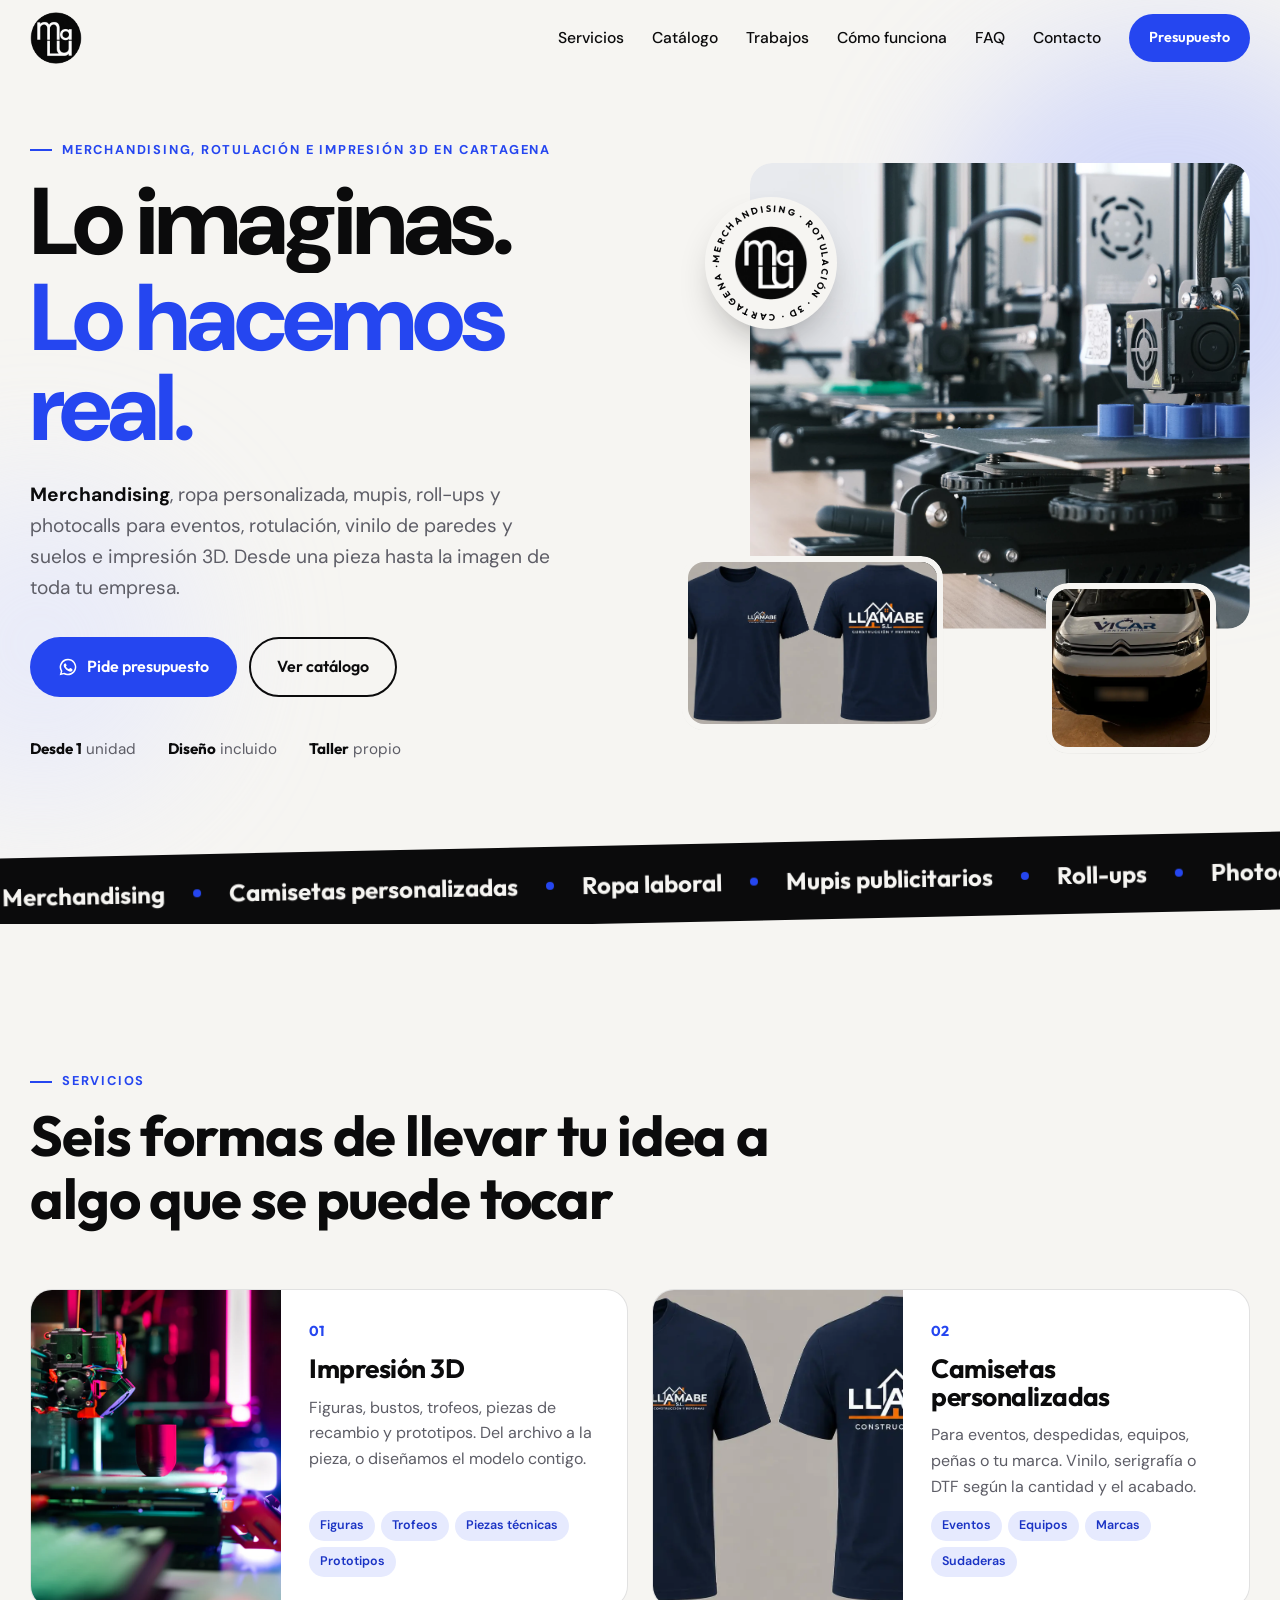
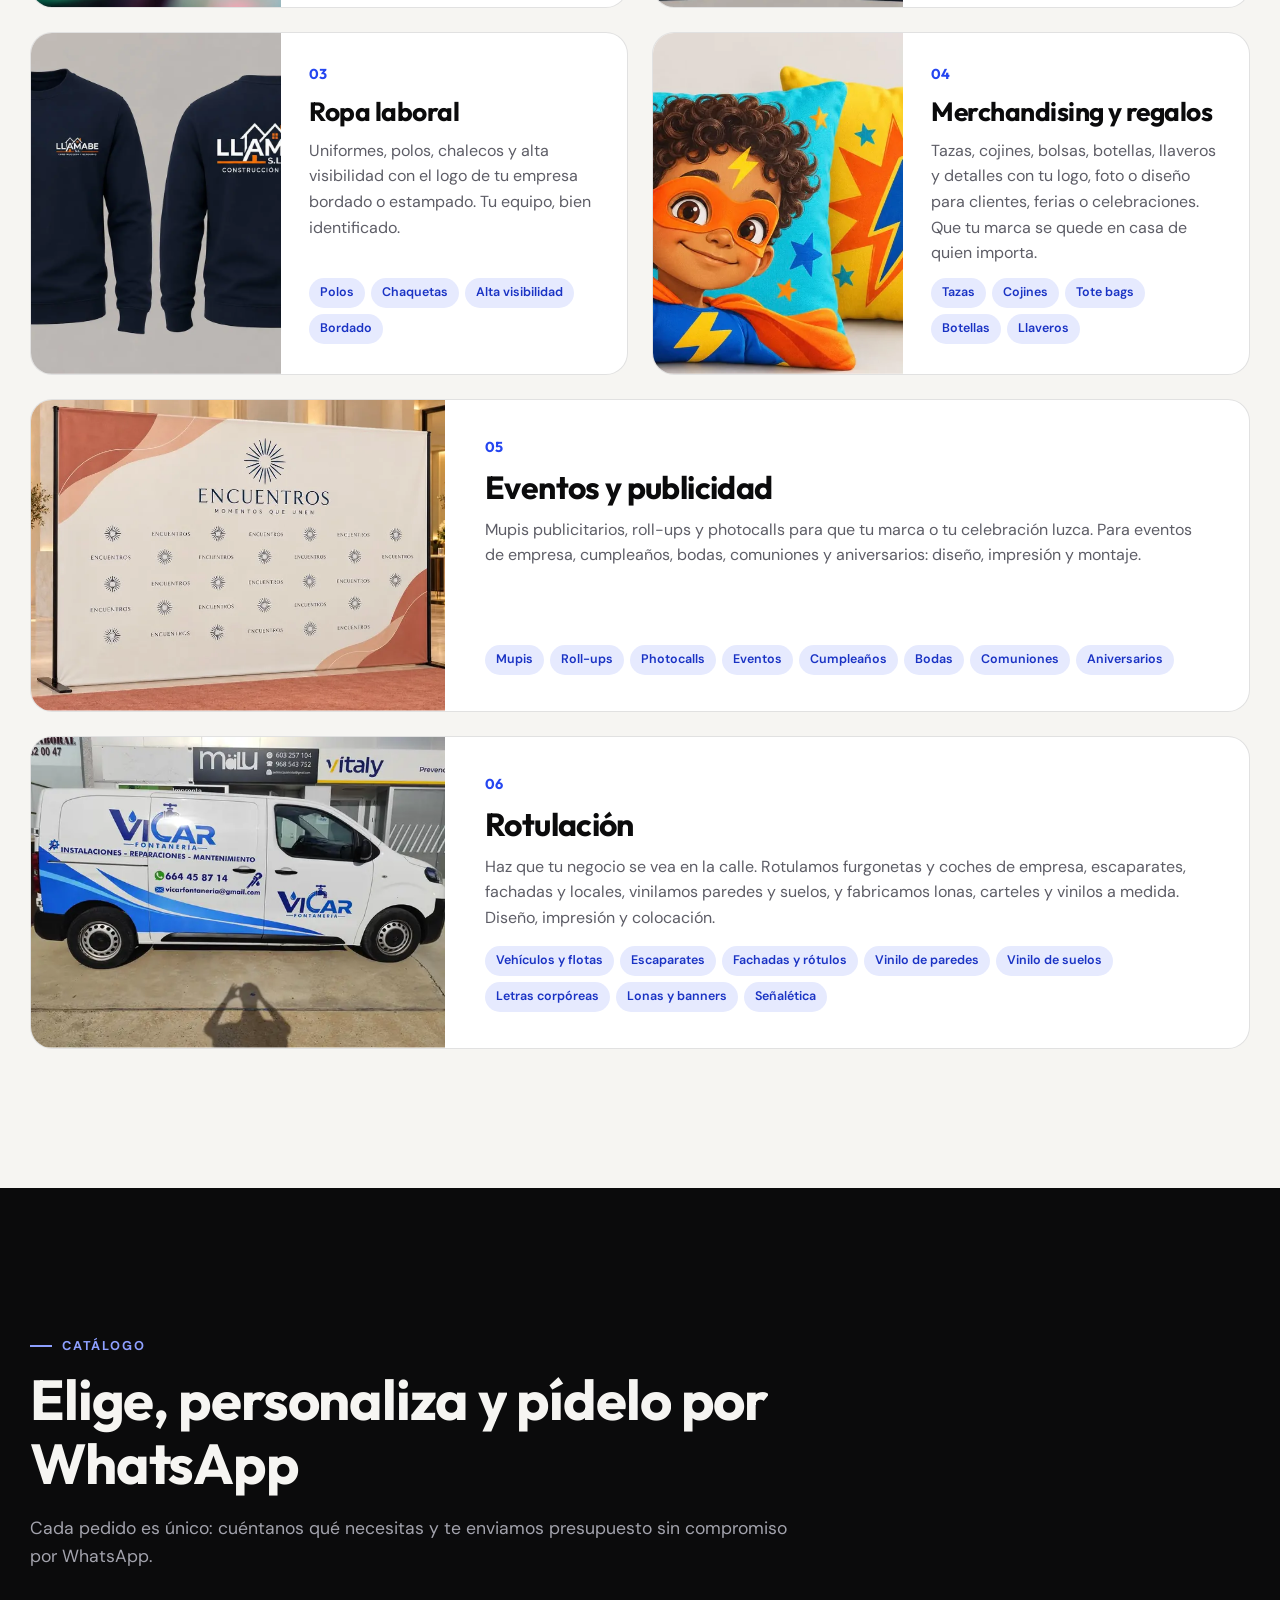
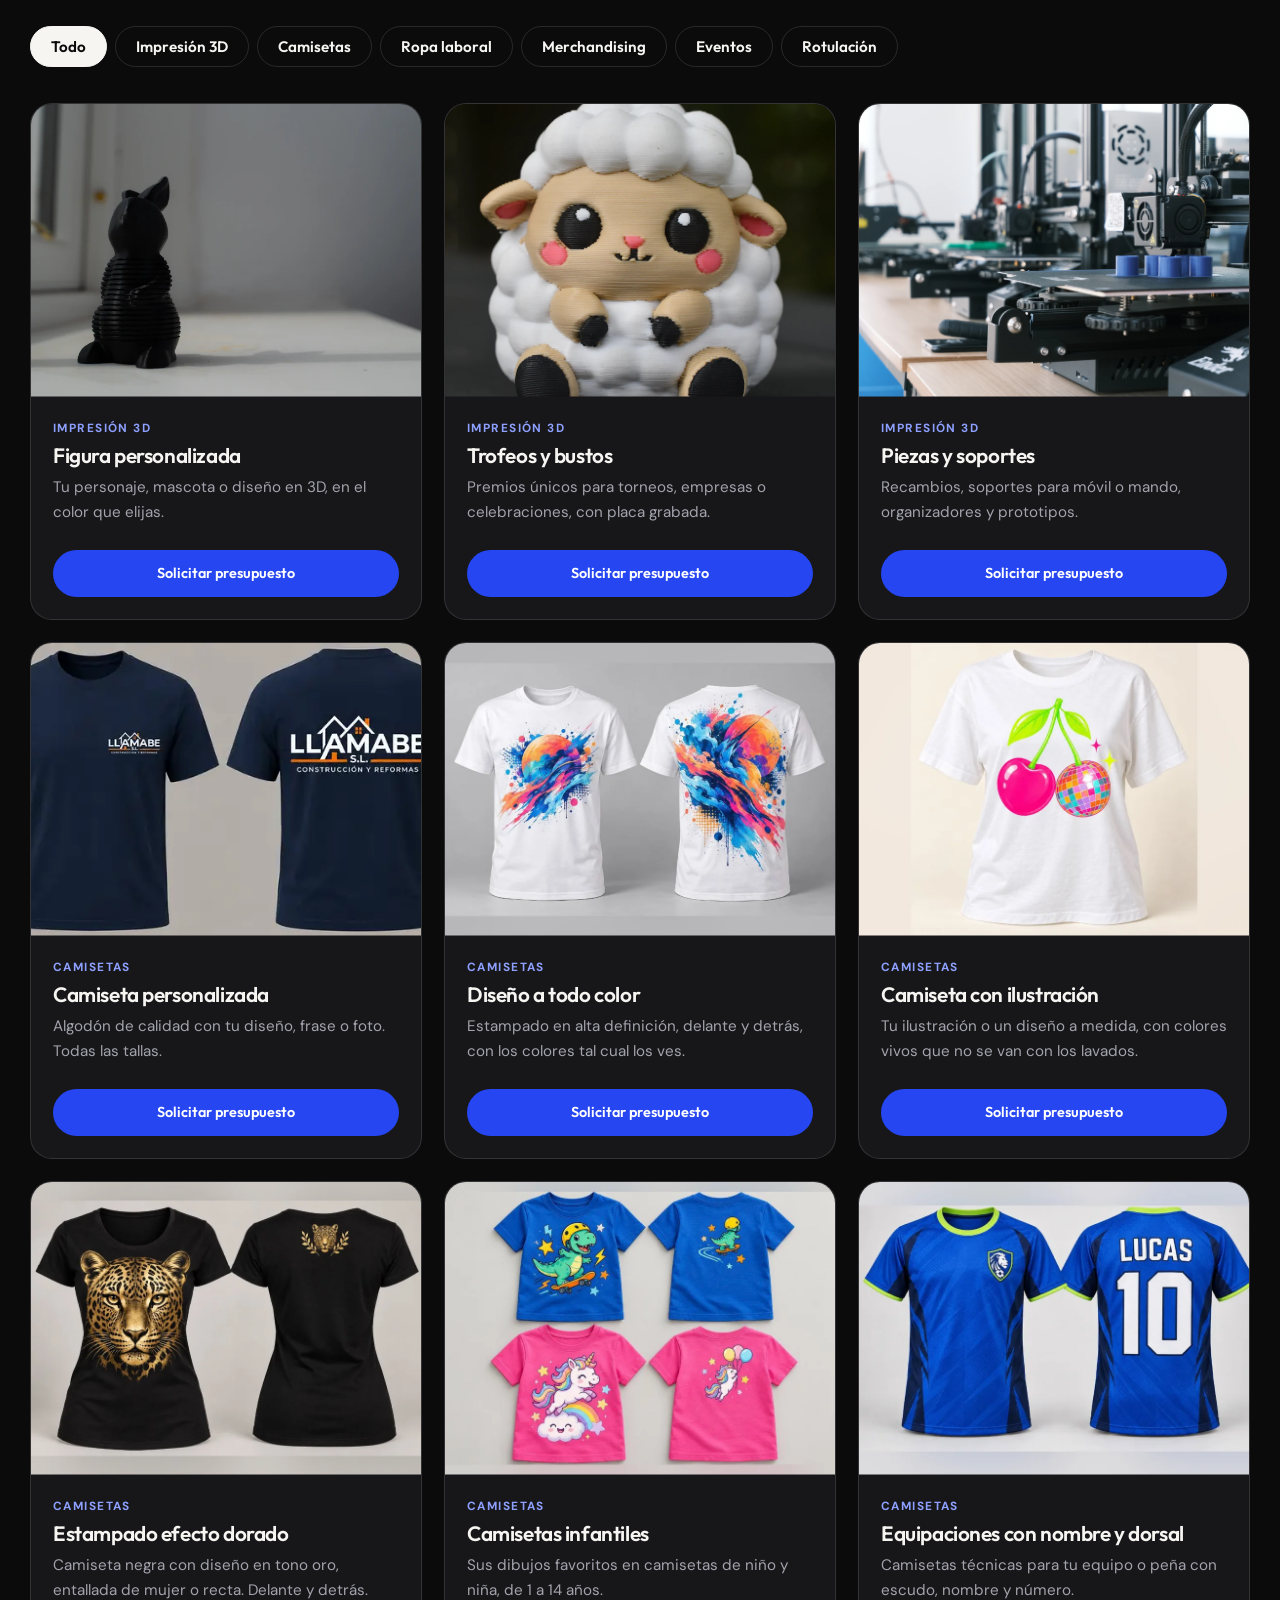
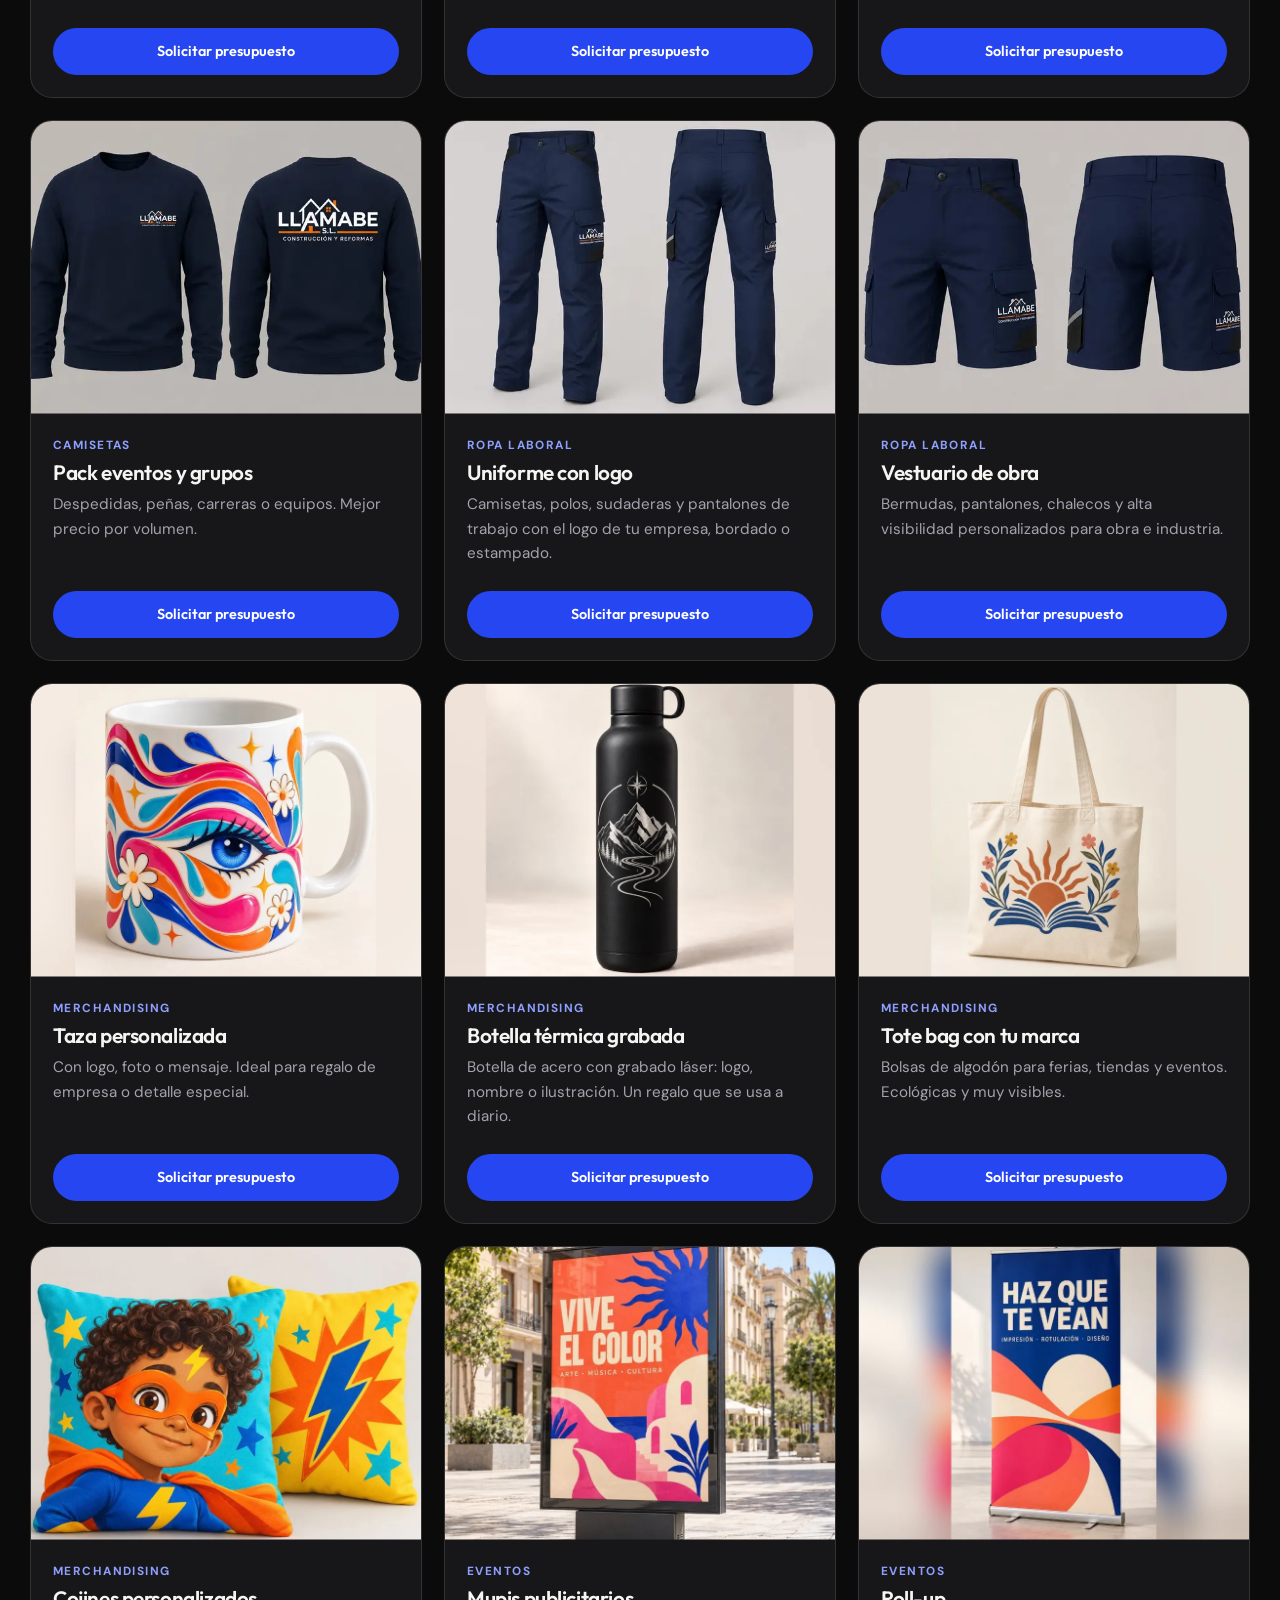
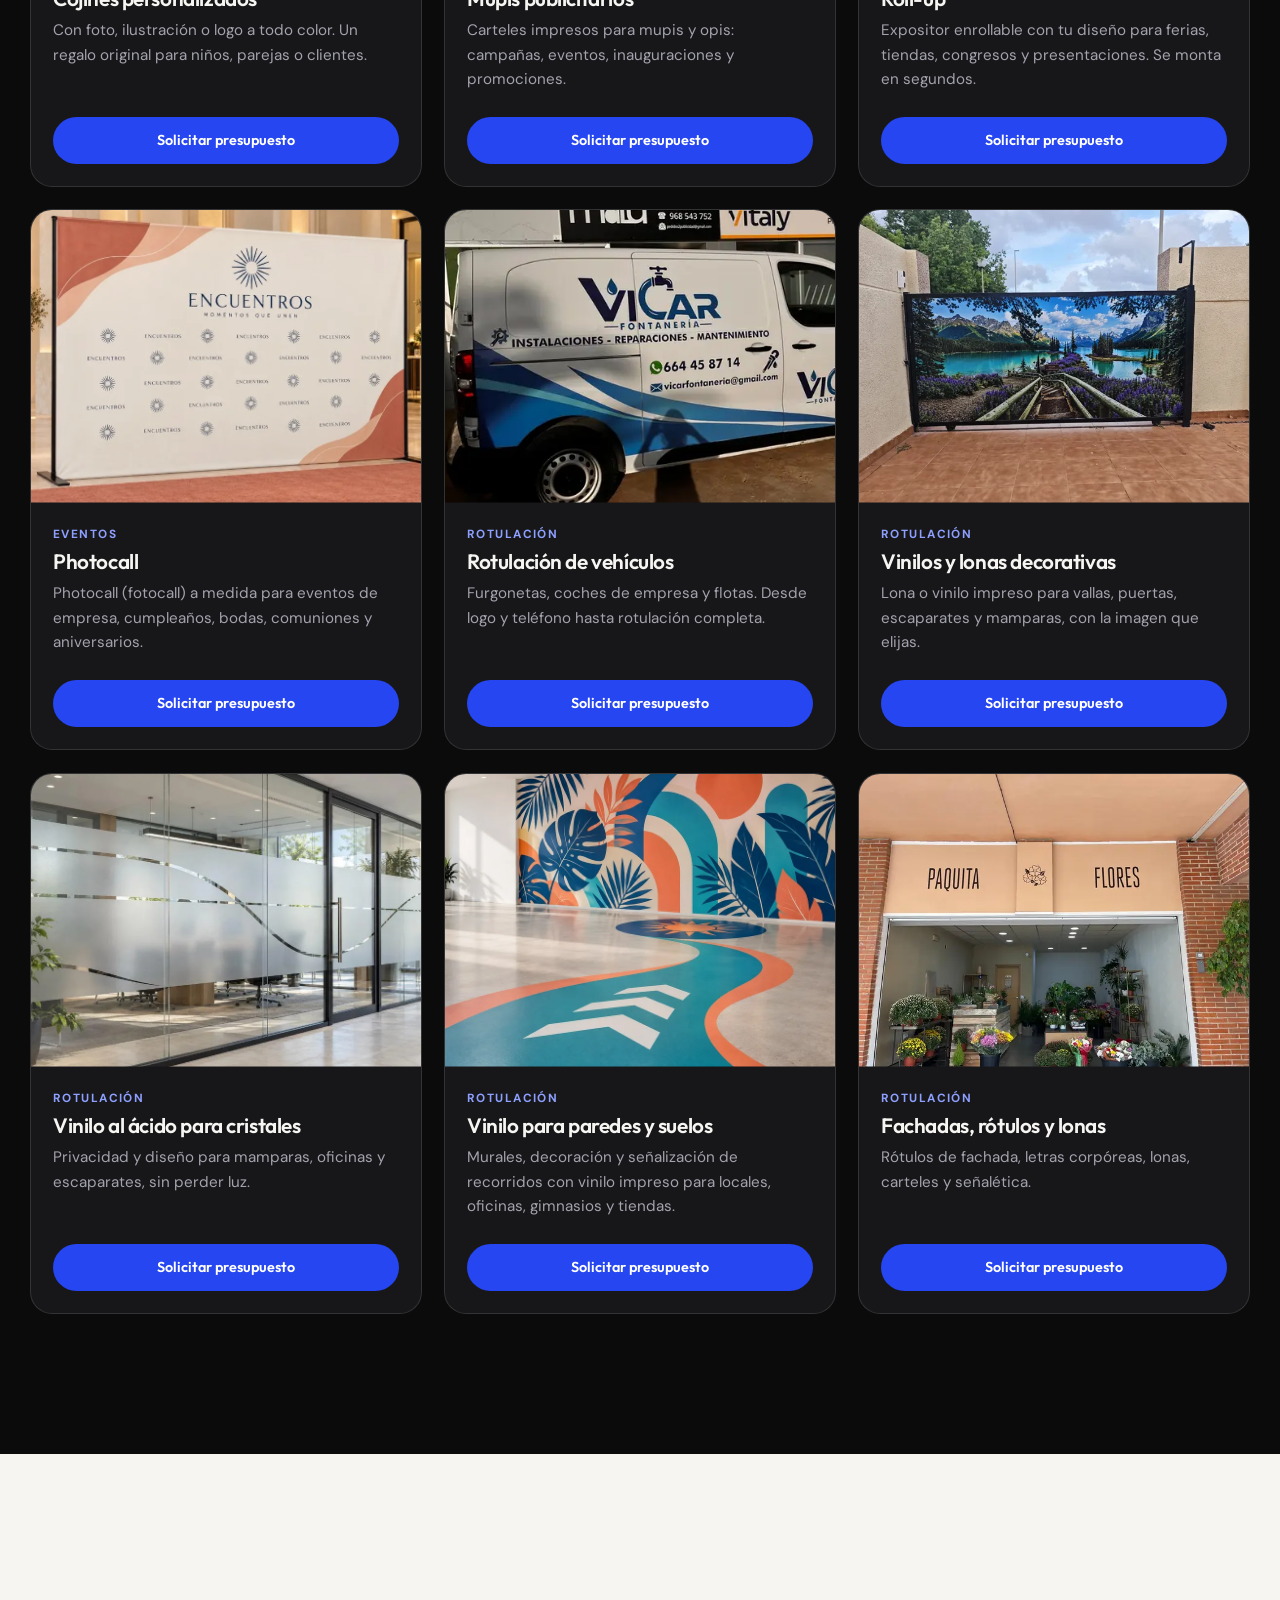
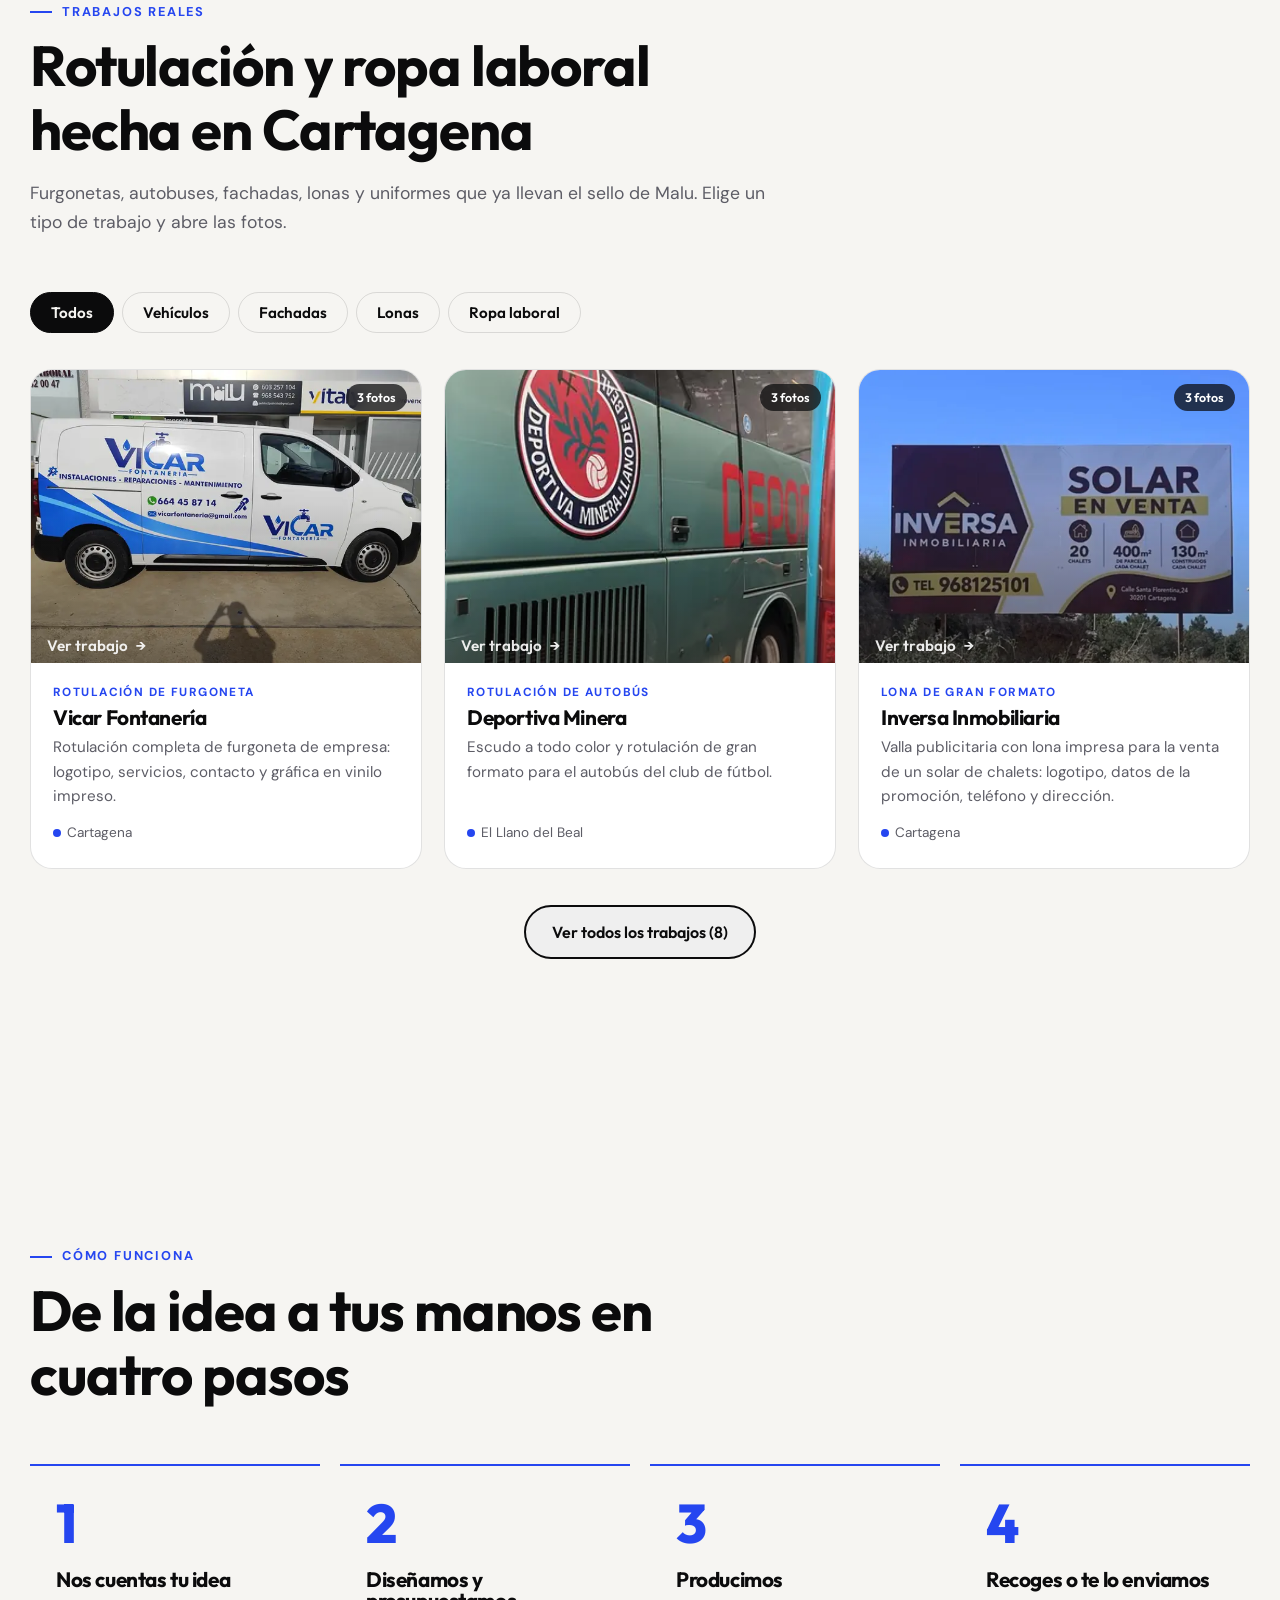
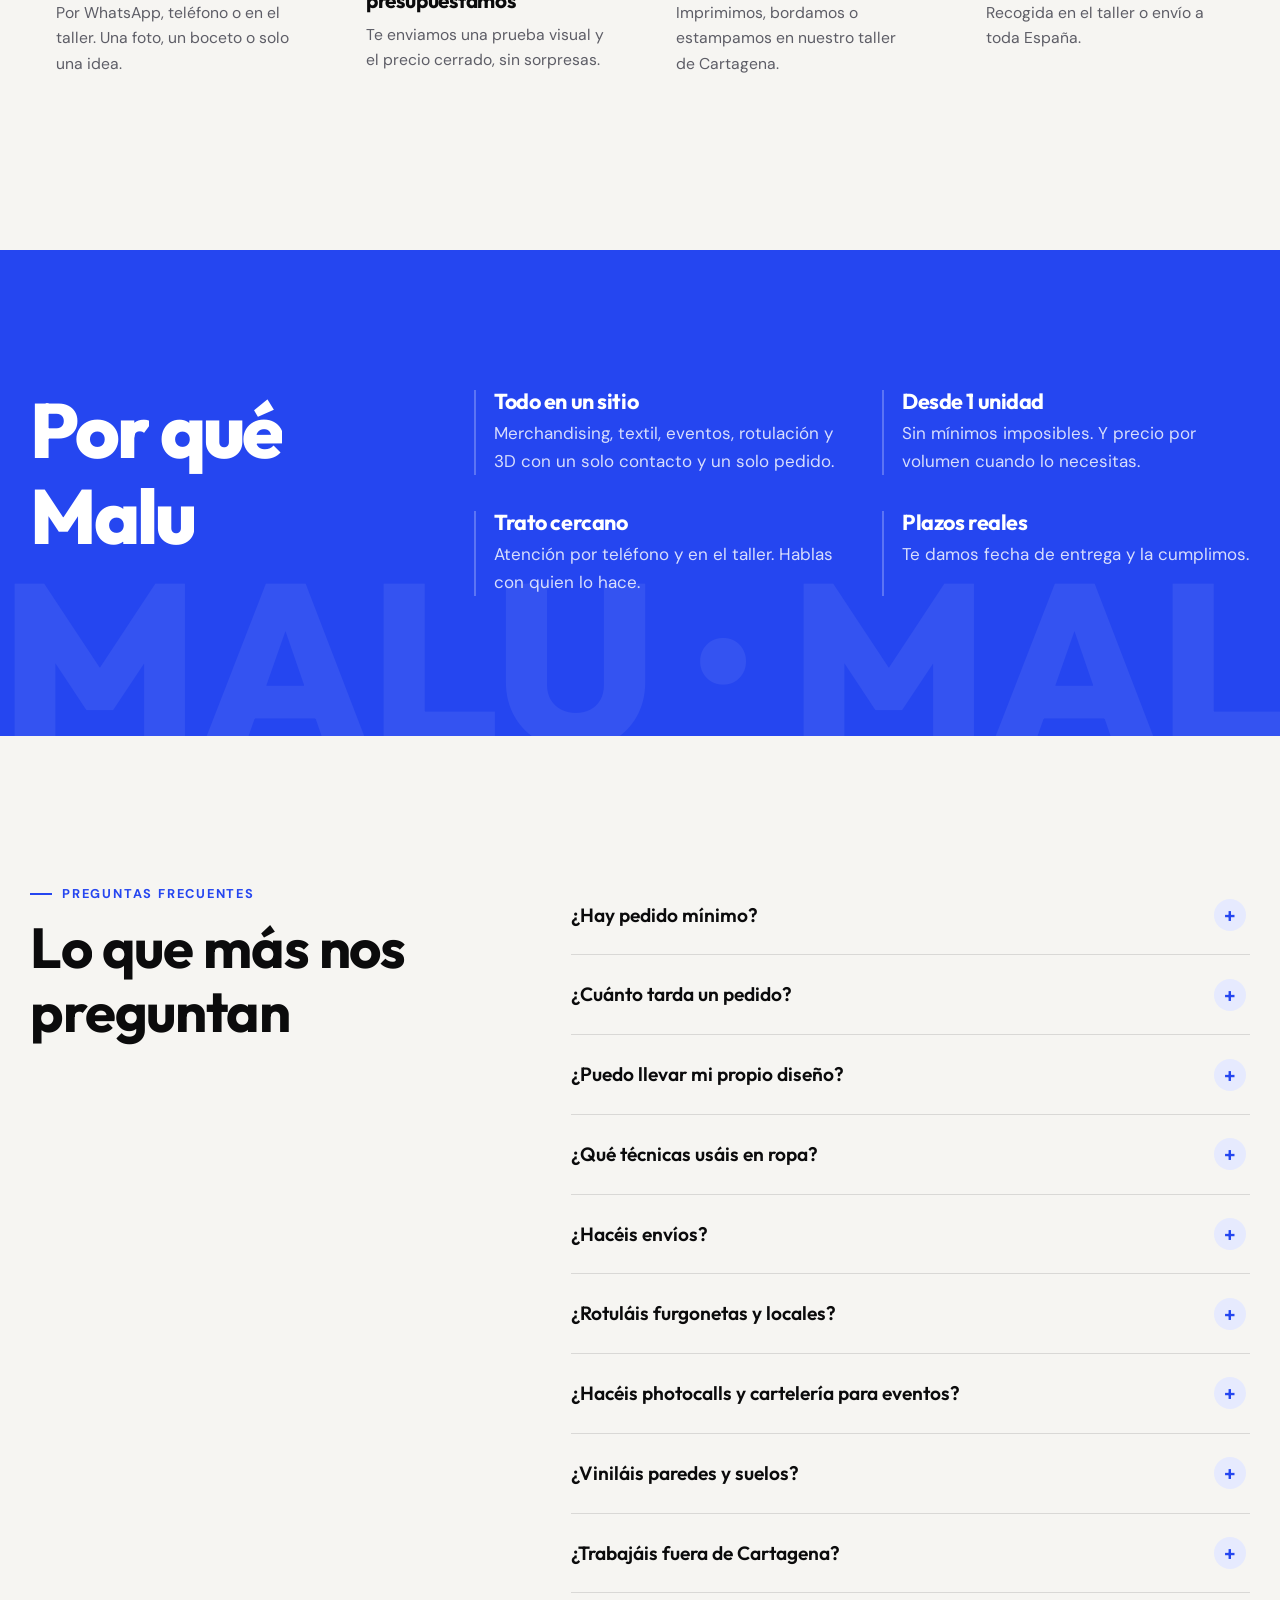
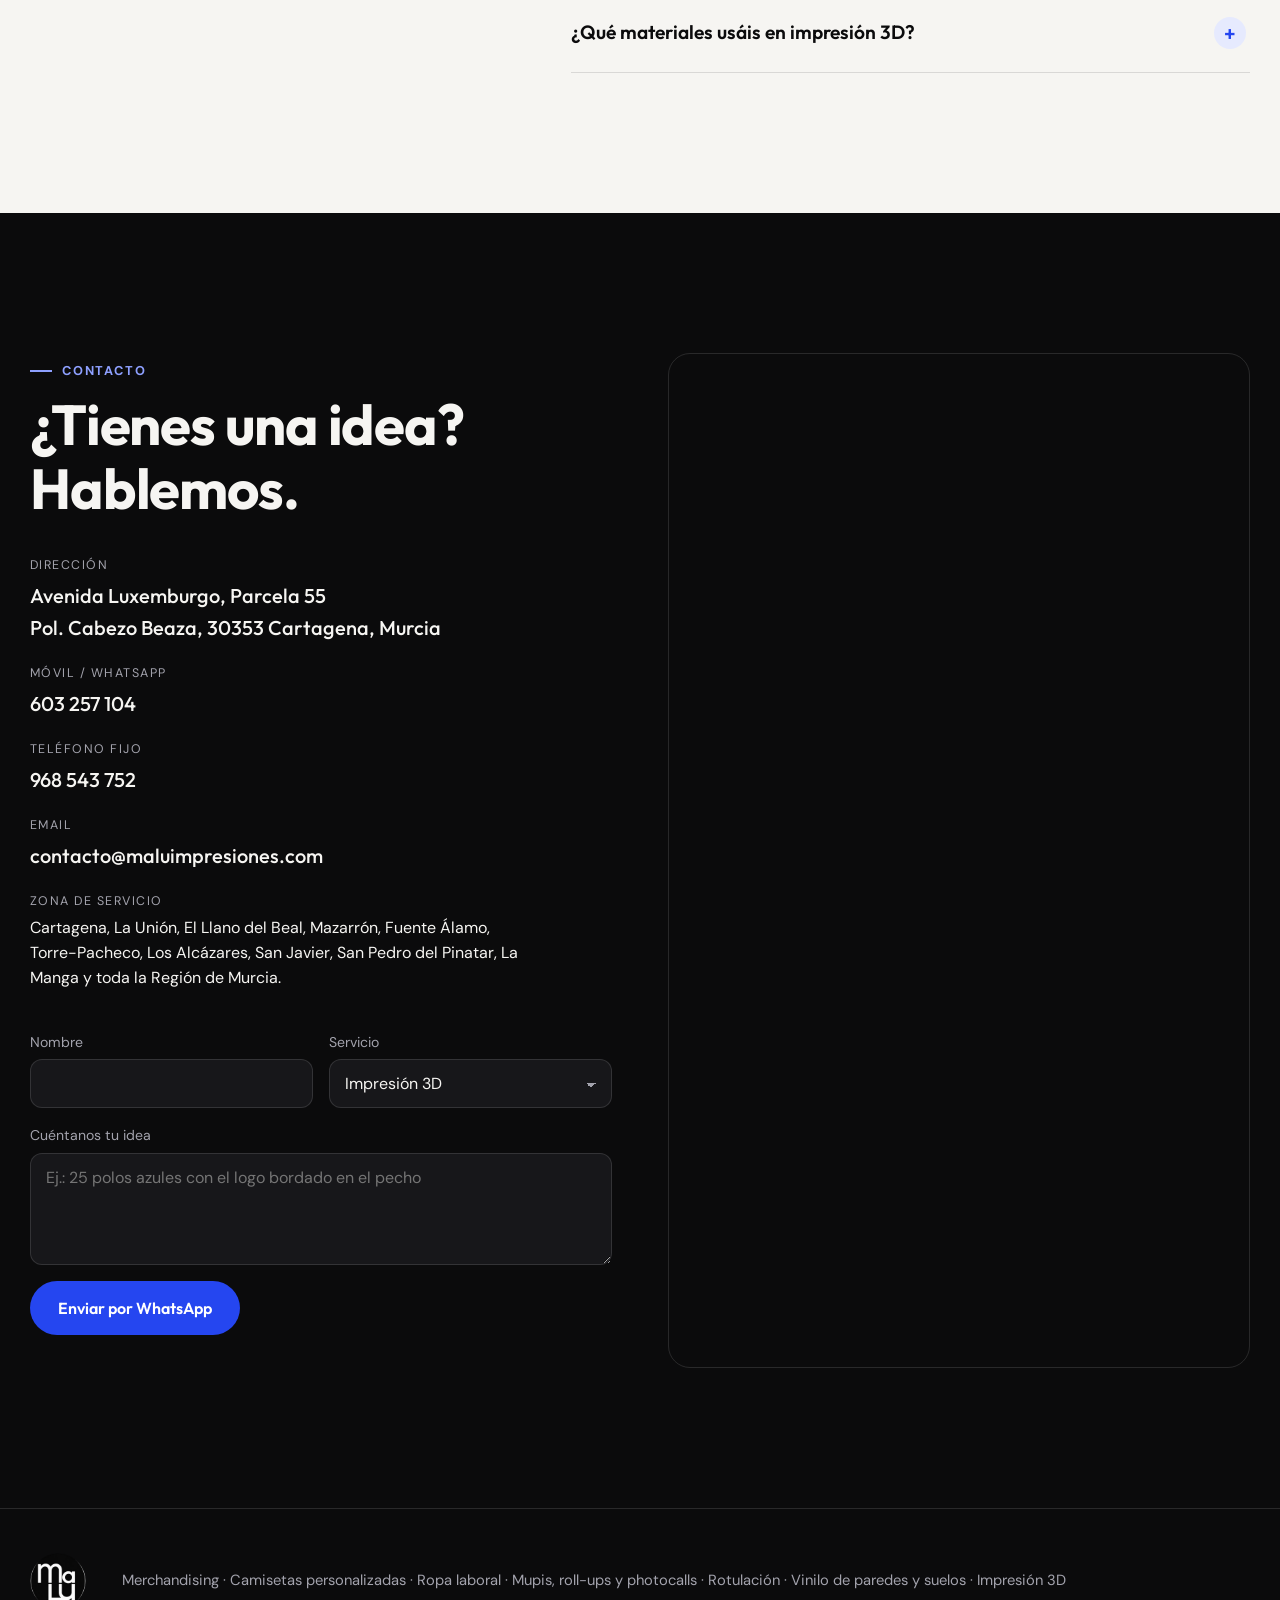
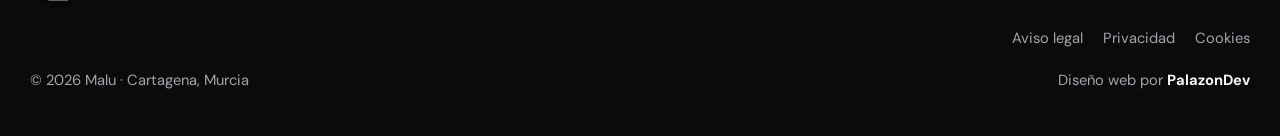
<file: index.html>
<!DOCTYPE html>
<html lang="es">
<head>
  <meta charset="UTF-8">
  <meta name="viewport" content="width=device-width, initial-scale=1.0">
  <title>Merchandising, Rotulación, Photocall e Impresión 3D en Cartagena | Malu</title>
  <meta name="description" content="Merchandising, camisetas y ropa laboral personalizada, mupis, roll-ups y photocalls para eventos, bodas y comuniones, rotulación y vinilado de paredes y suelos, e impresión 3D en Cartagena (Murcia). Diseño incluido.">
  <meta name="robots" content="index, follow, max-image-preview:large">
  <link rel="canonical" href="https://www.maluimpresiones.com/">
  <link rel="alternate" hreflang="es-ES" href="https://www.maluimpresiones.com/">
  <meta name="theme-color" content="#0b0b0c">
  <meta name="geo.region" content="ES-MU">
  <meta name="geo.placename" content="Cartagena">
  <meta name="geo.position" content="37.6228;-0.9653">
  <meta name="ICBM" content="37.6228, -0.9653">

  <meta property="og:type" content="website">
  <meta property="og:locale" content="es_ES">
  <meta property="og:site_name" content="Malu">
  <meta property="og:title" content="Merchandising, Rotulación, Photocall e Impresión 3D en Cartagena | Malu">
  <meta property="og:description" content="Merchandising, camisetas y ropa laboral, mupis, roll-ups y photocalls para eventos, rotulación, vinilos de paredes y suelos e impresión 3D en Cartagena.">
  <meta property="og:url" content="https://www.maluimpresiones.com/">
  <meta property="og:image" content="https://www.maluimpresiones.com/assets/og-malu.jpg">
  <meta property="og:image:width" content="1200">
  <meta property="og:image:height" content="630">
  <meta property="og:image:alt" content="Malu, merchandising, rotulación e impresión 3D en Cartagena">
  <meta name="twitter:card" content="summary_large_image">
  <meta name="twitter:title" content="Merchandising, Rotulación, Photocall e Impresión 3D en Cartagena | Malu">
  <meta name="twitter:description" content="Merchandising, ropa personalizada, mupis, roll-ups, photocalls, rotulación, vinilos de paredes y suelos e impresión 3D.">
  <meta name="twitter:image" content="https://www.maluimpresiones.com/assets/og-malu.jpg">

  <link rel="icon" type="image/png" sizes="32x32" href="assets/favicon-32.png">
  <link rel="apple-touch-icon" href="assets/apple-touch-icon.png">

  <link rel="preconnect" href="https://fonts.googleapis.com">
  <link rel="preconnect" href="https://fonts.gstatic.com" crossorigin>
  <link href="https://fonts.googleapis.com/css2?family=Outfit:wght@400;500;600;700;800&family=DM+Sans:opsz,wght@9..40,400;9..40,500;9..40,700&display=swap" rel="stylesheet">
  <link rel="preload" as="image" href="assets/img/hero-3d.webp">
  <link rel="stylesheet" href="styles.css?v=20261028230000">

  <script type="application/ld+json">
  {
    "@context": "https://schema.org",
    "@type": "LocalBusiness",
    "@id": "https://www.maluimpresiones.com/#negocio",
    "name": "Malu",
    "description": "Merchandising y regalos publicitarios, camisetas y ropa laboral personalizada, mupis, roll-ups y photocalls para eventos, rotulación de vehículos y locales, vinilado de paredes y suelos e impresión 3D en Cartagena.",
    "url": "https://www.maluimpresiones.com/",
    "logo": "https://www.maluimpresiones.com/assets/logo-malu.png",
    "alternateName": "Malu Personalización",
    "image": [
      "https://www.maluimpresiones.com/assets/og-malu.jpg",
      "https://www.maluimpresiones.com/assets/trabajos/rotulacion-furgoneta-vicar-fontaneria-cartagena-1.webp",
      "https://www.maluimpresiones.com/assets/trabajos/rotulacion-autobus-deportiva-minera-llano-del-beal-1.webp",
      "https://www.maluimpresiones.com/assets/trabajos/lona-gran-formato-inversa-inmobiliaria-cartagena-1.webp",
      "https://www.maluimpresiones.com/assets/trabajos/lona-decorativa-puerta-patio-1.webp",
      "https://www.maluimpresiones.com/assets/trabajos/rotulacion-fachada-floristeria-paquita-flores.webp",
      "https://www.maluimpresiones.com/assets/trabajos/rotulo-fachada-taller-beecar-eurotaller.webp",
      "https://www.maluimpresiones.com/assets/trabajos/lona-gran-formato-safeland-1.webp",
      "https://www.maluimpresiones.com/assets/trabajos/ropa-laboral-personalizada-llamabe-camiseta.webp",
      "https://www.maluimpresiones.com/assets/catalogo/photocall-eventos-bodas-comuniones.webp",
      "https://www.maluimpresiones.com/assets/catalogo/mupi-publicitario-cartagena.webp",
      "https://www.maluimpresiones.com/assets/catalogo/vinilo-paredes-suelos-decoracion.webp"
    ],
    "telephone": "+34603257104",
    "email": "contacto@maluimpresiones.com",
    "contactPoint": [
      {"@type": "ContactPoint", "telephone": "+34603257104", "contactType": "customer service", "email": "contacto@maluimpresiones.com", "areaServed": "ES", "availableLanguage": "es"},
      {"@type": "ContactPoint", "telephone": "+34968543752", "contactType": "customer service", "areaServed": "ES", "availableLanguage": "es"}
    ],
    "slogan": "Lo imaginas. Lo hacemos real.",
    "address": {
      "@type": "PostalAddress",
      "streetAddress": "Avenida Luxemburgo, Parcela 55, Polígono Cabezo Beaza",
      "addressLocality": "Cartagena",
      "addressRegion": "Murcia",
      "postalCode": "30353",
      "addressCountry": "ES"
    },
    "geo": {"@type": "GeoCoordinates", "latitude": 37.6228, "longitude": -0.9653},
    "hasMap": "https://www.google.com/maps/search/?api=1&query=Avenida+Luxemburgo+Parcela+55+Poligono+Cabezo+Beaza+30353+Cartagena",
    "areaServed": [
      {"@type": "City", "name": "Cartagena"},
      {"@type": "City", "name": "La Unión"},
      {"@type": "City", "name": "El Llano del Beal"},
      {"@type": "City", "name": "Mazarrón"},
      {"@type": "City", "name": "Fuente Álamo"},
      {"@type": "City", "name": "Torre-Pacheco"},
      {"@type": "City", "name": "Los Alcázares"},
      {"@type": "City", "name": "San Javier"},
      {"@type": "City", "name": "San Pedro del Pinatar"},
      {"@type": "City", "name": "La Manga del Mar Menor"},
      {"@type": "City", "name": "Murcia"},
      {"@type": "AdministrativeArea", "name": "Región de Murcia"},
      {"@type": "Country", "name": "España"}
    ],
    "knowsAbout": ["Merchandising", "Regalos publicitarios", "Cojines personalizados", "Impresión 3D", "Camisetas personalizadas", "Ropa laboral", "Bordado", "Serigrafía", "DTF", "Mupis publicitarios", "Roll-up", "Photocall", "Photocall para bodas", "Photocall para comuniones", "Photocall para cumpleaños", "Cartelería para eventos", "Rotulación de vehículos", "Rotulación de escaparates", "Vinilo de paredes", "Vinilo de suelos", "Lonas publicitarias"],
    "hasOfferCatalog": {
      "@type": "OfferCatalog",
      "name": "Servicios de personalización",
      "itemListElement": [
        {"@type": "Offer", "itemOffered": {"@type": "Service", "name": "Impresión 3D personalizada", "description": "Figuras, bustos, trofeos, piezas técnicas y prototipos."}},
        {"@type": "Offer", "itemOffered": {"@type": "Service", "name": "Camisetas personalizadas", "description": "Vinilo, DTF y serigrafía para eventos, equipos y marcas."}},
        {"@type": "Offer", "itemOffered": {"@type": "Service", "name": "Ropa laboral personalizada", "description": "Polos, chaquetas y alta visibilidad con logo bordado o estampado."}},
        {"@type": "Offer", "itemOffered": {"@type": "Service", "name": "Merchandising y regalos publicitarios", "description": "Tazas, cojines, bolsas, botellas, llaveros y merchandising con tu logo, foto o diseño."}},
        {"@type": "Offer", "itemOffered": {"@type": "Service", "name": "Mupis, roll-ups y photocalls para eventos", "description": "Mupis publicitarios, roll-ups y photocalls para eventos, cumpleaños, bodas, comuniones y aniversarios."}},
        {"@type": "Offer", "itemOffered": {"@type": "Service", "name": "Rotulación de vehículos y locales", "description": "Rotulación de furgonetas y flotas, escaparates, fachadas, letras corpóreas, lonas y vinilado de paredes y suelos."}}
      ]
    }
  }
  </script>
  <script type="application/ld+json">
  {
    "@context": "https://schema.org",
    "@type": "WebSite",
    "name": "Malu",
    "url": "https://www.maluimpresiones.com/",
    "inLanguage": "es-ES",
    "publisher": {"@id": "https://www.maluimpresiones.com/#negocio"}
  }
  </script>
  <script type="application/ld+json">
{
  "@context": "https://schema.org",
  "@type": "ItemList",
  "name": "Trabajos de rotulación y ropa laboral de Malu en Cartagena",
  "itemListElement": [
    {
      "@type": "ListItem",
      "position": 1,
      "item": {
        "@type": "CreativeWork",
        "name": "Rotulación de furgoneta para Vicar Fontanería",
        "description": "Rotulación completa de furgoneta de empresa: logotipo, servicios, contacto y gráfica en vinilo impreso.",
        "creator": {
          "@id": "https://www.maluimpresiones.com/#negocio"
        },
        "locationCreated": {
          "@type": "Place",
          "name": "Cartagena"
        },
        "image": [
          "https://www.maluimpresiones.com/assets/trabajos/rotulacion-furgoneta-vicar-fontaneria-cartagena-1.webp",
          "https://www.maluimpresiones.com/assets/trabajos/rotulacion-furgoneta-vicar-fontaneria-cartagena-2.webp",
          "https://www.maluimpresiones.com/assets/trabajos/rotulacion-furgoneta-vicar-fontaneria-cartagena-3.webp"
        ]
      }
    },
    {
      "@type": "ListItem",
      "position": 2,
      "item": {
        "@type": "CreativeWork",
        "name": "Rotulación de autobús para Deportiva Minera",
        "description": "Escudo a todo color y rotulación de gran formato para el autobús del club de fútbol.",
        "creator": {
          "@id": "https://www.maluimpresiones.com/#negocio"
        },
        "locationCreated": {
          "@type": "Place",
          "name": "El Llano del Beal"
        },
        "image": [
          "https://www.maluimpresiones.com/assets/trabajos/rotulacion-autobus-deportiva-minera-llano-del-beal-1.webp",
          "https://www.maluimpresiones.com/assets/trabajos/rotulacion-autobus-deportiva-minera-llano-del-beal-2.webp",
          "https://www.maluimpresiones.com/assets/trabajos/rotulacion-autobus-deportiva-minera-llano-del-beal-3.webp"
        ]
      }
    },
    {
      "@type": "ListItem",
      "position": 3,
      "item": {
        "@type": "CreativeWork",
        "name": "Lona de gran formato para Inversa Inmobiliaria",
        "description": "Valla publicitaria con lona impresa para la venta de un solar de chalets: logotipo, datos de la promoción, teléfono y dirección.",
        "creator": {
          "@id": "https://www.maluimpresiones.com/#negocio"
        },
        "locationCreated": {
          "@type": "Place",
          "name": "Cartagena"
        },
        "image": [
          "https://www.maluimpresiones.com/assets/trabajos/lona-gran-formato-inversa-inmobiliaria-cartagena-1.webp",
          "https://www.maluimpresiones.com/assets/trabajos/lona-gran-formato-inversa-inmobiliaria-cartagena-2.webp",
          "https://www.maluimpresiones.com/assets/trabajos/lona-gran-formato-inversa-inmobiliaria-cartagena-3.webp"
        ]
      }
    },
    {
      "@type": "ListItem",
      "position": 4,
      "item": {
        "@type": "CreativeWork",
        "name": "Rotulación de fachada para Paquita Flores",
        "description": "Rótulo de fachada en vinilo de corte para floristería, con tipografía e icono a medida.",
        "creator": {
          "@id": "https://www.maluimpresiones.com/#negocio"
        },
        "locationCreated": {
          "@type": "Place",
          "name": "Cartagena"
        },
        "image": [
          "https://www.maluimpresiones.com/assets/trabajos/rotulacion-fachada-floristeria-paquita-flores.webp"
        ]
      }
    },
    {
      "@type": "ListItem",
      "position": 5,
      "item": {
        "@type": "CreativeWork",
        "name": "Rótulo de fachada para BeeCar · EuroTaller",
        "description": "Rótulo principal de fachada y cartel de servicios para taller mecánico.",
        "creator": {
          "@id": "https://www.maluimpresiones.com/#negocio"
        },
        "locationCreated": {
          "@type": "Place",
          "name": "Cartagena"
        },
        "image": [
          "https://www.maluimpresiones.com/assets/trabajos/rotulo-fachada-taller-beecar-eurotaller.webp"
        ]
      }
    },
    {
      "@type": "ListItem",
      "position": 6,
      "item": {
        "@type": "CreativeWork",
        "name": "Lonas y gran formato para Safeland",
        "description": "Lonas impresas de gran formato para módulos industriales y fachada, con logotipo, mensaje y código QR.",
        "creator": {
          "@id": "https://www.maluimpresiones.com/#negocio"
        },
        "locationCreated": {
          "@type": "Place",
          "name": "Región de Murcia"
        },
        "image": [
          "https://www.maluimpresiones.com/assets/trabajos/lona-gran-formato-safeland-1.webp",
          "https://www.maluimpresiones.com/assets/trabajos/lona-gran-formato-safeland-2.webp",
          "https://www.maluimpresiones.com/assets/trabajos/lona-publicitaria-fachada-safeland-3.webp"
        ]
      }
    },
    {
      "@type": "ListItem",
      "position": 7,
      "item": {
        "@type": "CreativeWork",
        "name": "Ropa laboral para Llamabe S.L.",
        "description": "Uniforme completo con logotipo: camiseta, sudadera, pantalón y bermuda de trabajo.",
        "creator": {
          "@id": "https://www.maluimpresiones.com/#negocio"
        },
        "locationCreated": {
          "@type": "Place",
          "name": "Cartagena"
        },
        "image": [
          "https://www.maluimpresiones.com/assets/trabajos/ropa-laboral-personalizada-llamabe-camiseta.webp",
          "https://www.maluimpresiones.com/assets/trabajos/ropa-laboral-personalizada-llamabe-sudadera.webp",
          "https://www.maluimpresiones.com/assets/trabajos/ropa-laboral-personalizada-llamabe-pantalon.webp",
          "https://www.maluimpresiones.com/assets/trabajos/ropa-laboral-personalizada-llamabe-bermuda.webp"
        ]
      }
    },
    {
      "@type": "ListItem",
      "position": 8,
      "item": {
        "@type": "CreativeWork",
        "name": "Lona decorativa para puerta de patio",
        "description": "Lonas impresas con paisajes a todo color para vestir la puerta corredera y el muro de un patio particular.",
        "creator": {
          "@id": "https://www.maluimpresiones.com/#negocio"
        },
        "image": [
          "https://www.maluimpresiones.com/assets/trabajos/lona-decorativa-puerta-patio-1.webp",
          "https://www.maluimpresiones.com/assets/trabajos/lona-decorativa-puerta-patio-2.webp"
        ]
      }
    }
  ]
}
  </script>
</head>
<body>
  <a class="skip" href="#main">Saltar al contenido</a>
  <div class="progress" id="progress" aria-hidden="true"></div>
  <div class="intro" id="intro" aria-hidden="true"><img src="assets/logo-malu-160.webp" alt="" width="96" height="96"></div>

  <header class="header" id="header">
    <div class="wrap header__inner">
      <a href="#inicio" class="brand" aria-label="Malu, inicio">
        <img src="assets/logo-malu-160.webp" alt="Malu" width="52" height="52">
      </a>
      <nav class="nav" id="nav" aria-label="Principal">
        <a href="#servicios">Servicios</a>
        <a href="#catalogo">Catálogo</a>
        <a href="#trabajos">Trabajos</a>
        <a href="#proceso">Cómo funciona</a>
        <a href="#faq">FAQ</a>
        <a href="#contacto">Contacto</a>
      </nav>
      <a class="btn btn--sm btn--accent header__cta" href="https://wa.me/34603257104?text=Hola%20Malu%2C%20quiero%20pedir%20presupuesto" target="_blank" rel="noopener">Presupuesto</a>
      <button class="burger" id="burger" aria-label="Abrir menú" aria-expanded="false" aria-controls="nav"><span></span><span></span></button>
    </div>
  </header>

  <main id="main">
    <!-- HERO -->
    <section class="hero" id="inicio">
      <div class="wrap hero__grid">
        <div class="hero__copy">
          <h1 class="eyebrow reveal">Merchandising, rotulación e impresión 3D en Cartagena</h1>
          <p class="hero__title" aria-label="Lo imaginas. Lo hacemos real.">
            <span class="line"><span class="word">Lo</span> <span class="word">imaginas.</span></span>
            <span class="line"><em class="word">Lo</em> <em class="word">hacemos</em> <em class="word">real.</em></span>
          </p>
          <p class="hero__lead reveal"><strong>Merchandising</strong>, ropa personalizada, mupis, roll-ups y photocalls para eventos, rotulación, vinilo de paredes y suelos e impresión 3D. Desde una pieza hasta la imagen de toda tu empresa.</p>
          <div class="hero__actions reveal">
            <a class="btn btn--accent" href="https://wa.me/34603257104?text=Hola%20Malu%2C%20quiero%20pedir%20presupuesto" target="_blank" rel="noopener">
              <svg aria-hidden="true" viewBox="0 0 24 24"><path d="M12 2a10 10 0 0 0-8.6 15.1L2 22l5-1.3A10 10 0 1 0 12 2Zm0 18.2a8.2 8.2 0 0 1-4.2-1.2l-.3-.2-3 .8.8-2.9-.2-.3A8.2 8.2 0 1 1 12 20.2Zm4.5-6.1c-.2-.1-1.5-.7-1.7-.8-.2-.1-.4-.1-.6.1l-.8 1c-.1.2-.3.2-.5.1a6.7 6.7 0 0 1-3.3-2.9c-.2-.4.2-.4.7-1.3.1-.2 0-.3 0-.4l-.8-1.8c-.2-.5-.4-.4-.6-.4h-.5a1 1 0 0 0-.7.3 3 3 0 0 0-.9 2.2 5.1 5.1 0 0 0 1.1 2.7 11.7 11.7 0 0 0 4.5 4c1.7.7 2.3.8 3.2.6.5-.1 1.5-.6 1.7-1.2.2-.6.2-1.1.2-1.2-.1-.1-.3-.2-.5-.3Z"/></svg>
              Pide presupuesto
            </a>
            <a class="btn btn--ghost" href="#catalogo">Ver catálogo</a>
          </div>
          <ul class="hero__facts reveal" aria-label="Ventajas">
            <li><strong>Desde 1</strong> unidad</li>
            <li><strong>Diseño</strong> incluido</li>
            <li><strong>Taller</strong> propio</li>
          </ul>
        </div>

        <div class="hero__media" id="heroMedia">
          <figure class="tile tile--main" data-depth="0.4">
            <img src="assets/img/hero-3d.webp" alt="Impresoras 3D fabricando piezas en el taller de Malu en Cartagena" width="1800" height="1199" fetchpriority="high">
          </figure>
          <figure class="tile tile--a" data-depth="1">
            <img src="assets/trabajos/ropa-laboral-personalizada-llamabe-camiseta.webp" alt="Camiseta de trabajo personalizada por Malu con el logotipo de Llamabe" width="1400" height="762" decoding="async">
          </figure>
          <figure class="tile tile--b" data-depth="1.4">
            <img src="assets/trabajos/rotulacion-furgoneta-vicar-fontaneria-cartagena-3.webp" alt="Frontal de furgoneta rotulada por Malu para Vicar Fontanería" width="787" height="1400" decoding="async">
          </figure>
          <div class="badge" aria-hidden="true">
            <svg class="badge__ring" viewBox="0 0 200 200"><defs><path id="circ" d="M100,100 m-78,0 a78,78 0 1,1 156,0 a78,78 0 1,1 -156,0"/></defs><text><textPath href="#circ" textLength="486" lengthAdjust="spacing">MERCHANDISING · ROTULACIÓN · 3D · CARTAGENA · </textPath></text></svg>
            <img src="assets/logo-malu-160.webp" alt="" width="80" height="80">
          </div>
        </div>
      </div>

      <div class="ticker" aria-hidden="true">
        <div class="ticker__track">
          <span>Merchandising</span><span>Camisetas personalizadas</span><span>Ropa laboral</span><span>Mupis publicitarios</span><span>Roll-ups</span><span>Photocalls</span><span>Bodas · Comuniones · Cumpleaños</span><span>Rotulación de vehículos</span><span>Vinilo de paredes y suelos</span><span>Impresión 3D</span>
          <span>Merchandising</span><span>Camisetas personalizadas</span><span>Ropa laboral</span><span>Mupis publicitarios</span><span>Roll-ups</span><span>Photocalls</span><span>Bodas · Comuniones · Cumpleaños</span><span>Rotulación de vehículos</span><span>Vinilo de paredes y suelos</span><span>Impresión 3D</span>
        </div>
      </div>
    </section>

    <!-- SERVICIOS -->
    <section class="section" id="servicios">
      <div class="wrap">
        <header class="section__head reveal">
          <p class="eyebrow">Servicios</p>
          <h2>Seis formas de llevar tu idea a algo que se puede tocar</h2>
        </header>

        <div class="services">
          <article class="service reveal">
            <div class="service__img"><img src="assets/img/impresion-3d.webp" alt="Cabezal de impresora 3D trabajando" loading="lazy" width="1200" height="800"></div>
            <div class="service__body">
              <span class="service__num">01</span>
              <h3>Impresión 3D</h3>
              <p>Figuras, bustos, trofeos, piezas de recambio y prototipos. Del archivo a la pieza, o diseñamos el modelo contigo.</p>
              <ul class="chips"><li>Figuras</li><li>Trofeos</li><li>Piezas técnicas</li><li>Prototipos</li></ul>
            </div>
          </article>

          <article class="service reveal">
            <div class="service__img"><img src="assets/trabajos/ropa-laboral-personalizada-llamabe-camiseta.webp" alt="Camiseta personalizada con logotipo, delante y detrás" loading="lazy" width="1400" height="762"></div>
            <div class="service__body">
              <span class="service__num">02</span>
              <h3>Camisetas personalizadas</h3>
              <p>Para eventos, despedidas, equipos, peñas o tu marca. Vinilo, serigrafía o DTF según la cantidad y el acabado.</p>
              <ul class="chips"><li>Eventos</li><li>Equipos</li><li>Marcas</li><li>Sudaderas</li></ul>
            </div>
          </article>

          <article class="service reveal">
            <div class="service__img"><img src="assets/trabajos/ropa-laboral-personalizada-llamabe-sudadera.webp" alt="Sudadera de trabajo con el logotipo de la empresa estampado" loading="lazy" width="1400" height="977"></div>
            <div class="service__body">
              <span class="service__num">03</span>
              <h3>Ropa laboral</h3>
              <p>Uniformes, polos, chalecos y alta visibilidad con el logo de tu empresa bordado o estampado. Tu equipo, bien identificado.</p>
              <ul class="chips"><li>Polos</li><li>Chaquetas</li><li>Alta visibilidad</li><li>Bordado</li></ul>
            </div>
          </article>

          <article class="service reveal">
            <div class="service__img"><img src="assets/catalogo/cojines-personalizados-merchandising.webp" alt="Cojines personalizados con ilustración a todo color, merchandising de Malu" loading="lazy" width="800" height="600"></div>
            <div class="service__body">
              <span class="service__num">04</span>
              <h3>Merchandising y regalos</h3>
              <p>Tazas, cojines, bolsas, botellas, llaveros y detalles con tu logo, foto o diseño para clientes, ferias o celebraciones. Que tu marca se quede en casa de quien importa.</p>
              <ul class="chips"><li>Tazas</li><li>Cojines</li><li>Tote bags</li><li>Botellas</li><li>Llaveros</li></ul>
            </div>
          </article>

          <article class="service service--wide reveal">
            <div class="service__img"><img src="assets/catalogo/photocall-eventos-bodas-comuniones.webp" alt="Photocall impreso con logotipo repetido para un evento" loading="lazy" width="800" height="600"></div>
            <div class="service__body">
              <span class="service__num">05</span>
              <h3>Eventos y publicidad</h3>
              <p>Mupis publicitarios, roll-ups y photocalls para que tu marca o tu celebración luzca. Para eventos de empresa, cumpleaños, bodas, comuniones y aniversarios: diseño, impresión y montaje.</p>
              <ul class="chips"><li>Mupis</li><li>Roll-ups</li><li>Photocalls</li><li>Eventos</li><li>Cumpleaños</li><li>Bodas</li><li>Comuniones</li><li>Aniversarios</li></ul>
            </div>
          </article>

          <article class="service service--wide reveal">
            <div class="service__img"><img src="assets/trabajos/rotulacion-furgoneta-vicar-fontaneria-cartagena-1-thumb.webp" alt="Furgoneta rotulada por Malu en Cartagena" loading="lazy" width="640" height="480"></div>
            <div class="service__body">
              <span class="service__num">06</span>
              <h3>Rotulación</h3>
              <p>Haz que tu negocio se vea en la calle. Rotulamos furgonetas y coches de empresa, escaparates, fachadas y locales, vinilamos paredes y suelos, y fabricamos lonas, carteles y vinilos a medida. Diseño, impresión y colocación.</p>
              <ul class="chips"><li>Vehículos y flotas</li><li>Escaparates</li><li>Fachadas y rótulos</li><li>Vinilo de paredes</li><li>Vinilo de suelos</li><li>Letras corpóreas</li><li>Lonas y banners</li><li>Señalética</li></ul>
            </div>
          </article>
        </div>
      </div>
    </section>

    <!-- CATÁLOGO -->
    <section class="section section--dark" id="catalogo">
      <div class="wrap">
        <header class="section__head reveal">
          <p class="eyebrow">Catálogo</p>
          <h2>Elige, personaliza y pídelo por WhatsApp</h2>
          <p class="section__sub">Cada pedido es único: cuéntanos qué necesitas y te enviamos presupuesto sin compromiso por WhatsApp.</p>
        </header>

        <div class="filters reveal" role="tablist" aria-label="Filtrar catálogo">
          <button class="filter is-active" data-filter="todo" role="tab" aria-selected="true">Todo</button>
          <button class="filter" data-filter="3d" role="tab" aria-selected="false">Impresión 3D</button>
          <button class="filter" data-filter="camisetas" role="tab" aria-selected="false">Camisetas</button>
          <button class="filter" data-filter="laboral" role="tab" aria-selected="false">Ropa laboral</button>
          <button class="filter" data-filter="regalos" role="tab" aria-selected="false">Merchandising</button>
          <button class="filter" data-filter="eventos" role="tab" aria-selected="false">Eventos</button>
          <button class="filter" data-filter="rotulacion" role="tab" aria-selected="false">Rotulación</button>
        </div>

        <div class="catalog" id="catalog">
          <article class="product" data-cat="3d">
            <div class="product__img"><img src="assets/img/figura-3d.webp" alt="Figura impresa en 3D en color negro" loading="lazy" width="900" height="506"></div>
            <div class="product__body">
              <span class="product__cat">Impresión 3D</span>
              <h3>Figura personalizada</h3>
              <p>Tu personaje, mascota o diseño en 3D, en el color que elijas.</p>
              <div class="product__foot"><a class="btn btn--sm btn--accent btn--block" data-wa="Figura personalizada 3D" href="#">Solicitar presupuesto</a></div>
            </div>
          </article>

          <article class="product" data-cat="3d">
            <div class="product__img"><img src="assets/img/figura-oveja.webp" alt="Figura de oveja impresa en 3D" loading="lazy" width="900" height="1350"></div>
            <div class="product__body">
              <span class="product__cat">Impresión 3D</span>
              <h3>Trofeos y bustos</h3>
              <p>Premios únicos para torneos, empresas o celebraciones, con placa grabada.</p>
              <div class="product__foot"><a class="btn btn--sm btn--accent btn--block" data-wa="Trofeo / busto 3D" href="#">Solicitar presupuesto</a></div>
            </div>
          </article>

          <article class="product" data-cat="3d">
            <div class="product__img"><img src="assets/img/hero-3d.webp" alt="Piezas técnicas fabricadas por impresión 3D" loading="lazy" width="1800" height="1199"></div>
            <div class="product__body">
              <span class="product__cat">Impresión 3D</span>
              <h3>Piezas y soportes</h3>
              <p>Recambios, soportes para móvil o mando, organizadores y prototipos.</p>
              <div class="product__foot"><a class="btn btn--sm btn--accent btn--block" data-wa="Pieza / soporte 3D" href="#">Solicitar presupuesto</a></div>
            </div>
          </article>

          <article class="product" data-cat="camisetas">
            <div class="product__img"><img src="assets/trabajos/ropa-laboral-personalizada-llamabe-camiseta-thumb.webp" alt="Camiseta personalizada con logotipo" loading="lazy" width="640" height="348"></div>
            <div class="product__body">
              <span class="product__cat">Camisetas</span>
              <h3>Camiseta personalizada</h3>
              <p>Algodón de calidad con tu diseño, frase o foto. Todas las tallas.</p>
              <div class="product__foot"><a class="btn btn--sm btn--accent btn--block" data-wa="Camiseta personalizada" href="#">Solicitar presupuesto</a></div>
            </div>
          </article>

          <article class="product" data-cat="camisetas">
            <div class="product__img"><img src="assets/catalogo/camiseta-personalizada-diseno-color.webp" alt="Camiseta blanca con diseño abstracto a todo color, delante y detrás" loading="lazy" width="800" height="600"></div>
            <div class="product__body">
              <span class="product__cat">Camisetas</span>
              <h3>Diseño a todo color</h3>
              <p>Estampado en alta definición, delante y detrás, con los colores tal cual los ves.</p>
              <div class="product__foot"><a class="btn btn--sm btn--accent btn--block" data-wa="Camiseta con diseño a todo color" href="#">Solicitar presupuesto</a></div>
            </div>
          </article>

          <article class="product" data-cat="camisetas">
            <div class="product__img"><img src="assets/catalogo/camiseta-ilustracion-cereza.webp" alt="Camiseta blanca con ilustración de cerezas en rosa neón y bola de discoteca" loading="lazy" width="800" height="600"></div>
            <div class="product__body">
              <span class="product__cat">Camisetas</span>
              <h3>Camiseta con ilustración</h3>
              <p>Tu ilustración o un diseño a medida, con colores vivos que no se van con los lavados.</p>
              <div class="product__foot"><a class="btn btn--sm btn--accent btn--block" data-wa="Camiseta con ilustración" href="#">Solicitar presupuesto</a></div>
            </div>
          </article>

          <article class="product" data-cat="camisetas">
            <div class="product__img"><img src="assets/catalogo/camiseta-mujer-estampado-dorado.webp" alt="Camiseta negra de mujer con cabeza de leopardo en dorado, delante y detrás" loading="lazy" width="800" height="600"></div>
            <div class="product__body">
              <span class="product__cat">Camisetas</span>
              <h3>Estampado efecto dorado</h3>
              <p>Camiseta negra con diseño en tono oro, entallada de mujer o recta. Delante y detrás.</p>
              <div class="product__foot"><a class="btn btn--sm btn--accent btn--block" data-wa="Camiseta con estampado dorado" href="#">Solicitar presupuesto</a></div>
            </div>
          </article>

          <article class="product" data-cat="camisetas">
            <div class="product__img"><img src="assets/catalogo/camisetas-infantiles-personalizadas.webp" alt="Camisetas infantiles personalizadas: dinosaurio en azul y unicornio en rosa" loading="lazy" width="800" height="600"></div>
            <div class="product__body">
              <span class="product__cat">Camisetas</span>
              <h3>Camisetas infantiles</h3>
              <p>Sus dibujos favoritos en camisetas de niño y niña, de 1 a 14 años.</p>
              <div class="product__foot"><a class="btn btn--sm btn--accent btn--block" data-wa="Camiseta infantil personalizada" href="#">Solicitar presupuesto</a></div>
            </div>
          </article>

          <article class="product" data-cat="camisetas">
            <div class="product__img"><img src="assets/catalogo/camiseta-futbol-nombre-dorsal.webp" alt="Camiseta de fútbol azul con escudo, nombre y dorsal personalizados" loading="lazy" width="800" height="600"></div>
            <div class="product__body">
              <span class="product__cat">Camisetas</span>
              <h3>Equipaciones con nombre y dorsal</h3>
              <p>Camisetas técnicas para tu equipo o peña con escudo, nombre y número.</p>
              <div class="product__foot"><a class="btn btn--sm btn--accent btn--block" data-wa="Equipación deportiva con nombre y dorsal" href="#">Solicitar presupuesto</a></div>
            </div>
          </article>

          <article class="product" data-cat="camisetas">
            <div class="product__img"><img src="assets/trabajos/ropa-laboral-personalizada-llamabe-sudadera-thumb.webp" alt="Sudadera personalizada con logotipo para grupo o equipo" loading="lazy" width="640" height="446"></div>
            <div class="product__body">
              <span class="product__cat">Camisetas</span>
              <h3>Pack eventos y grupos</h3>
              <p>Despedidas, peñas, carreras o equipos. Mejor precio por volumen.</p>
              <div class="product__foot"><a class="btn btn--sm btn--accent btn--block" data-wa="Pack camisetas para grupo" href="#">Solicitar presupuesto</a></div>
            </div>
          </article>

          <article class="product" data-cat="laboral">
            <div class="product__img"><img src="assets/trabajos/ropa-laboral-personalizada-llamabe-pantalon-thumb.webp" alt="Pantalón de trabajo con el logotipo de la empresa" loading="lazy" width="640" height="452"></div>
            <div class="product__body">
              <span class="product__cat">Ropa laboral</span>
              <h3>Uniforme con logo</h3>
              <p>Camisetas, polos, sudaderas y pantalones de trabajo con el logo de tu empresa, bordado o estampado.</p>
              <div class="product__foot"><a class="btn btn--sm btn--accent btn--block" data-wa="Uniforme laboral con logo" href="#">Solicitar presupuesto</a></div>
            </div>
          </article>

          <article class="product" data-cat="laboral">
            <div class="product__img"><img src="assets/trabajos/ropa-laboral-personalizada-llamabe-bermuda-thumb.webp" alt="Bermuda de trabajo personalizada con logotipo" loading="lazy" width="640" height="452"></div>
            <div class="product__body">
              <span class="product__cat">Ropa laboral</span>
              <h3>Vestuario de obra</h3>
              <p>Bermudas, pantalones, chalecos y alta visibilidad personalizados para obra e industria.</p>
              <div class="product__foot"><a class="btn btn--sm btn--accent btn--block" data-wa="Vestuario de obra / alta visibilidad" href="#">Solicitar presupuesto</a></div>
            </div>
          </article>

          <article class="product" data-cat="regalos">
            <div class="product__img"><img src="assets/catalogo/taza-personalizada.webp" alt="Taza de cerámica blanca personalizada con ilustración a todo color" loading="lazy" width="800" height="600"></div>
            <div class="product__body">
              <span class="product__cat">Merchandising</span>
              <h3>Taza personalizada</h3>
              <p>Con logo, foto o mensaje. Ideal para regalo de empresa o detalle especial.</p>
              <div class="product__foot"><a class="btn btn--sm btn--accent btn--block" data-wa="Taza personalizada" href="#">Solicitar presupuesto</a></div>
            </div>
          </article>

          <article class="product" data-cat="regalos">
            <div class="product__img"><img src="assets/catalogo/botella-termica-grabada.webp" alt="Botella térmica negra con grabado de montañas y río" loading="lazy" width="800" height="600"></div>
            <div class="product__body">
              <span class="product__cat">Merchandising</span>
              <h3>Botella térmica grabada</h3>
              <p>Botella de acero con grabado láser: logo, nombre o ilustración. Un regalo que se usa a diario.</p>
              <div class="product__foot"><a class="btn btn--sm btn--accent btn--block" data-wa="Botella térmica grabada" href="#">Solicitar presupuesto</a></div>
            </div>
          </article>

          <article class="product" data-cat="regalos">
            <div class="product__img"><img src="assets/catalogo/tote-bag-personalizada.webp" alt="Tote bag de algodón natural estampada con un diseño de sol, libro y flores" loading="lazy" width="800" height="600"></div>
            <div class="product__body">
              <span class="product__cat">Merchandising</span>
              <h3>Tote bag con tu marca</h3>
              <p>Bolsas de algodón para ferias, tiendas y eventos. Ecológicas y muy visibles.</p>
              <div class="product__foot"><a class="btn btn--sm btn--accent btn--block" data-wa="Tote bag personalizada" href="#">Solicitar presupuesto</a></div>
            </div>
          </article>

          <article class="product" data-cat="regalos">
            <div class="product__img"><img src="assets/catalogo/cojines-personalizados-merchandising.webp" alt="Cojines personalizados con ilustración de superhéroe y rayo a todo color" loading="lazy" width="800" height="600"></div>
            <div class="product__body">
              <span class="product__cat">Merchandising</span>
              <h3>Cojines personalizados</h3>
              <p>Con foto, ilustración o logo a todo color. Un regalo original para niños, parejas o clientes.</p>
              <div class="product__foot"><a class="btn btn--sm btn--accent btn--block" data-wa="Cojín personalizado" href="#">Solicitar presupuesto</a></div>
            </div>
          </article>
          <article class="product" data-cat="eventos">
            <div class="product__img"><img src="assets/catalogo/mupi-publicitario-cartagena.webp" alt="Mupi publicitario en la calle con cartel impreso a todo color" loading="lazy" width="800" height="600"></div>
            <div class="product__body">
              <span class="product__cat">Eventos</span>
              <h3>Mupis publicitarios</h3>
              <p>Carteles impresos para mupis y opis: campañas, eventos, inauguraciones y promociones.</p>
              <div class="product__foot"><a class="btn btn--sm btn--accent btn--block" data-wa="Mupi publicitario" href="#">Solicitar presupuesto</a></div>
            </div>
          </article>
          <article class="product" data-cat="eventos">
            <div class="product__img"><img src="assets/catalogo/roll-up-publicitario.webp" alt="Roll-up publicitario enrollable con diseño impreso a todo color" loading="lazy" width="800" height="600"></div>
            <div class="product__body">
              <span class="product__cat">Eventos</span>
              <h3>Roll-up</h3>
              <p>Expositor enrollable con tu diseño para ferias, tiendas, congresos y presentaciones. Se monta en segundos.</p>
              <div class="product__foot"><a class="btn btn--sm btn--accent btn--block" data-wa="Roll-up publicitario" href="#">Solicitar presupuesto</a></div>
            </div>
          </article>
          <article class="product" data-cat="eventos">
            <div class="product__img"><img src="assets/catalogo/photocall-eventos-bodas-comuniones.webp" alt="Photocall impreso con logotipo y nombre repetidos para un evento" loading="lazy" width="800" height="600"></div>
            <div class="product__body">
              <span class="product__cat">Eventos</span>
              <h3>Photocall</h3>
              <p>Photocall (fotocall) a medida para eventos de empresa, cumpleaños, bodas, comuniones y aniversarios.</p>
              <div class="product__foot"><a class="btn btn--sm btn--accent btn--block" data-wa="Photocall para evento" href="#">Solicitar presupuesto</a></div>
            </div>
          </article>
          <article class="product" data-cat="rotulacion">
            <div class="product__img"><img src="assets/trabajos/rotulacion-furgoneta-vicar-fontaneria-cartagena-2-thumb.webp" alt="Rotulación de furgoneta de empresa en Cartagena" loading="lazy" width="640" height="360"></div>
            <div class="product__body">
              <span class="product__cat">Rotulación</span>
              <h3>Rotulación de vehículos</h3>
              <p>Furgonetas, coches de empresa y flotas. Desde logo y teléfono hasta rotulación completa.</p>
              <div class="product__foot"><a class="btn btn--sm btn--accent btn--block" data-wa="Rotulación de vehículo" href="#">Solicitar presupuesto</a></div>
            </div>
          </article>

          <article class="product" data-cat="rotulacion">
            <div class="product__img"><img src="assets/trabajos/lona-decorativa-puerta-patio-1-thumb.webp" alt="Puerta de patio vestida con lona impresa de paisaje" loading="lazy" width="640" height="480"></div>
            <div class="product__body">
              <span class="product__cat">Rotulación</span>
              <h3>Vinilos y lonas decorativas</h3>
              <p>Lona o vinilo impreso para vallas, puertas, escaparates y mamparas, con la imagen que elijas.</p>
              <div class="product__foot"><a class="btn btn--sm btn--accent btn--block" data-wa="Vinilo / lona decorativa" href="#">Solicitar presupuesto</a></div>
            </div>
          </article>

          <article class="product" data-cat="rotulacion">
            <div class="product__img"><img src="assets/catalogo/vinilo-mampara-cristal-oficina.webp" alt="Mamparas de cristal de oficina con vinilo al ácido decorativo" loading="lazy" width="800" height="600"></div>
            <div class="product__body">
              <span class="product__cat">Rotulación</span>
              <h3>Vinilo al ácido para cristales</h3>
              <p>Privacidad y diseño para mamparas, oficinas y escaparates, sin perder luz.</p>
              <div class="product__foot"><a class="btn btn--sm btn--accent btn--block" data-wa="Vinilo al ácido para cristales" href="#">Solicitar presupuesto</a></div>
            </div>
          </article>

          <article class="product" data-cat="rotulacion">
            <div class="product__img"><img src="assets/catalogo/vinilo-paredes-suelos-decoracion.webp" alt="Pared vinilada con mural tropical y suelo con vinilo de recorrido señalizado" loading="lazy" width="800" height="600"></div>
            <div class="product__body">
              <span class="product__cat">Rotulación</span>
              <h3>Vinilo para paredes y suelos</h3>
              <p>Murales, decoración y señalización de recorridos con vinilo impreso para locales, oficinas, gimnasios y tiendas.</p>
              <div class="product__foot"><a class="btn btn--sm btn--accent btn--block" data-wa="Vinilo de paredes y suelos" href="#">Solicitar presupuesto</a></div>
            </div>
          </article>
          <article class="product" data-cat="rotulacion">
            <div class="product__img"><img src="assets/trabajos/rotulacion-fachada-floristeria-paquita-flores-thumb.webp" alt="Rotulación de fachada de comercio en Cartagena" loading="lazy" width="640" height="480"></div>
            <div class="product__body">
              <span class="product__cat">Rotulación</span>
              <h3>Fachadas, rótulos y lonas</h3>
              <p>Rótulos de fachada, letras corpóreas, lonas, carteles y señalética.</p>
              <div class="product__foot"><a class="btn btn--sm btn--accent btn--block" data-wa="Rótulo / lona / letras corpóreas" href="#">Solicitar presupuesto</a></div>
            </div>
          </article>
        </div>
      </div>
    </section>

    <!-- TRABAJOS -->
    <section class="section" id="trabajos">
      <div class="wrap">
        <header class="section__head reveal">
          <p class="eyebrow">Trabajos reales</p>
          <h2>Rotulación y ropa laboral hecha en Cartagena</h2>
          <p class="section__sub">Furgonetas, autobuses, fachadas, lonas y uniformes que ya llevan el sello de Malu. Elige un tipo de trabajo y abre las fotos.</p>
        </header>

        <div class="filters filters--light reveal" role="tablist" aria-label="Filtrar trabajos">
          <button class="filter is-active" data-work="todo" role="tab" aria-selected="true">Todos</button>
          <button class="filter" data-work="vehiculos" role="tab" aria-selected="false">Vehículos</button>
          <button class="filter" data-work="fachadas" role="tab" aria-selected="false">Fachadas</button>
          <button class="filter" data-work="lonas" role="tab" aria-selected="false">Lonas</button>
          <button class="filter" data-work="laboral" role="tab" aria-selected="false">Ropa laboral</button>
        </div>

        <div class="works" id="works">
          <article class="work" data-type="vehiculos" data-photos='[{"src": "assets/trabajos/rotulacion-furgoneta-vicar-fontaneria-cartagena-1.webp", "alt": "Furgoneta de Vicar Fontanería rotulada por Malu en Cartagena, lateral"}, {"src": "assets/trabajos/rotulacion-furgoneta-vicar-fontaneria-cartagena-2.webp", "alt": "Lateral de la furgoneta rotulada de Vicar Fontanería con teléfono y email"}, {"src": "assets/trabajos/rotulacion-furgoneta-vicar-fontaneria-cartagena-3.webp", "alt": "Capó de la furgoneta de Vicar Fontanería con el logotipo en vinilo"}]' data-title="Vicar Fontanería · Rotulación de furgoneta">
            <a class="work__open" href="assets/trabajos/rotulacion-furgoneta-vicar-fontaneria-cartagena-1.webp" aria-label="Ver fotos: Rotulación de furgoneta para Vicar Fontanería">
              <img src="assets/trabajos/rotulacion-furgoneta-vicar-fontaneria-cartagena-1-thumb.webp" alt="Furgoneta de Vicar Fontanería rotulada por Malu en Cartagena, lateral" width="640" height="480" loading="lazy" decoding="async">
              <span class="work__count">3 fotos</span><span class="work__zoom" aria-hidden="true">Ver trabajo</span>
            </a>
            <div class="work__body">
              <span class="work__type">Rotulación de furgoneta</span>
              <h3>Vicar Fontanería</h3>
              <p>Rotulación completa de furgoneta de empresa: logotipo, servicios, contacto y gráfica en vinilo impreso.</p>
              <span class="work__place">Cartagena</span>
            </div>
          </article>
          <article class="work" data-type="vehiculos" data-photos='[{"src": "assets/trabajos/rotulacion-autobus-deportiva-minera-llano-del-beal-1.webp", "alt": "Autobús de la Deportiva Minera de Llano del Beal rotulado con el escudo del club"}, {"src": "assets/trabajos/rotulacion-autobus-deportiva-minera-llano-del-beal-2.webp", "alt": "Escudo de la Deportiva Minera en vinilo impreso sobre autobús"}, {"src": "assets/trabajos/rotulacion-autobus-deportiva-minera-llano-del-beal-3.webp", "alt": "Letras de gran formato DEPORTIVA rotuladas en el lateral del autobús"}]' data-title="Deportiva Minera · Rotulación de autobús">
            <a class="work__open" href="assets/trabajos/rotulacion-autobus-deportiva-minera-llano-del-beal-1.webp" aria-label="Ver fotos: Rotulación de autobús para Deportiva Minera">
              <img src="assets/trabajos/rotulacion-autobus-deportiva-minera-llano-del-beal-1-thumb.webp" alt="Autobús de la Deportiva Minera de Llano del Beal rotulado con el escudo del club" width="360" height="640" loading="lazy" decoding="async">
              <span class="work__count">3 fotos</span><span class="work__zoom" aria-hidden="true">Ver trabajo</span>
            </a>
            <div class="work__body">
              <span class="work__type">Rotulación de autobús</span>
              <h3>Deportiva Minera</h3>
              <p>Escudo a todo color y rotulación de gran formato para el autobús del club de fútbol.</p>
              <span class="work__place">El Llano del Beal</span>
            </div>
          </article>
          <article class="work" data-type="lonas" data-photos='[{"src": "assets/trabajos/lona-gran-formato-inversa-inmobiliaria-cartagena-1.webp", "alt": "Lona de gran formato de Inversa Inmobiliaria para la venta de un solar en Cartagena"}, {"src": "assets/trabajos/lona-gran-formato-inversa-inmobiliaria-cartagena-2.webp", "alt": "Valla con la lona de Inversa Inmobiliaria vista desde la calle"}, {"src": "assets/trabajos/lona-gran-formato-inversa-inmobiliaria-cartagena-3.webp", "alt": "Lona de Inversa Inmobiliaria instalada sobre el solar"}]' data-title="Inversa Inmobiliaria · Lona de gran formato">
            <a class="work__open" href="assets/trabajos/lona-gran-formato-inversa-inmobiliaria-cartagena-1.webp" aria-label="Ver fotos: Lona de gran formato para Inversa Inmobiliaria">
              <img src="assets/trabajos/lona-gran-formato-inversa-inmobiliaria-cartagena-1-thumb.webp" alt="Lona de gran formato de Inversa Inmobiliaria para la venta de un solar en Cartagena" width="640" height="480" loading="lazy" decoding="async">
              <span class="work__count">3 fotos</span><span class="work__zoom" aria-hidden="true">Ver trabajo</span>
            </a>
            <div class="work__body">
              <span class="work__type">Lona de gran formato</span>
              <h3>Inversa Inmobiliaria</h3>
              <p>Valla publicitaria con lona impresa para la venta de un solar de chalets: logotipo, datos de la promoción, teléfono y dirección.</p>
              <span class="work__place">Cartagena</span>
            </div>
          </article>
          <article class="work" data-type="fachadas" data-extra data-photos='[{"src": "assets/trabajos/rotulacion-fachada-floristeria-paquita-flores.webp", "alt": "Fachada de la floristería Paquita Flores rotulada en vinilo"}]' data-title="Paquita Flores · Rotulación de fachada">
            <a class="work__open" href="assets/trabajos/rotulacion-fachada-floristeria-paquita-flores.webp" aria-label="Ver fotos: Rotulación de fachada para Paquita Flores">
              <img src="assets/trabajos/rotulacion-fachada-floristeria-paquita-flores-thumb.webp" alt="Fachada de la floristería Paquita Flores rotulada en vinilo" width="640" height="480" loading="lazy" decoding="async">
              <span class="work__zoom" aria-hidden="true">Ver trabajo</span>
            </a>
            <div class="work__body">
              <span class="work__type">Rotulación de fachada</span>
              <h3>Paquita Flores</h3>
              <p>Rótulo de fachada en vinilo de corte para floristería, con tipografía e icono a medida.</p>
              <span class="work__place">Cartagena</span>
            </div>
          </article>
          <article class="work" data-type="fachadas" data-extra data-photos='[{"src": "assets/trabajos/rotulo-fachada-taller-beecar-eurotaller.webp", "alt": "Rótulo de fachada del taller BeeCar EuroTaller"}]' data-title="BeeCar · EuroTaller · Rótulo de fachada">
            <a class="work__open" href="assets/trabajos/rotulo-fachada-taller-beecar-eurotaller.webp" aria-label="Ver fotos: Rótulo de fachada para BeeCar · EuroTaller">
              <img src="assets/trabajos/rotulo-fachada-taller-beecar-eurotaller-thumb.webp" alt="Rótulo de fachada del taller BeeCar EuroTaller" width="360" height="640" loading="lazy" decoding="async">
              <span class="work__zoom" aria-hidden="true">Ver trabajo</span>
            </a>
            <div class="work__body">
              <span class="work__type">Rótulo de fachada</span>
              <h3>BeeCar · EuroTaller</h3>
              <p>Rótulo principal de fachada y cartel de servicios para taller mecánico.</p>
              <span class="work__place">Cartagena</span>
            </div>
          </article>
          <article class="work" data-type="lonas" data-extra data-photos='[{"src": "assets/trabajos/lona-gran-formato-safeland-1.webp", "alt": "Módulo industrial de Safeland vestido con lona impresa de gran formato"}, {"src": "assets/trabajos/lona-gran-formato-safeland-2.webp", "alt": "Lonas publicitarias de Safeland instaladas en módulos sobre camión"}, {"src": "assets/trabajos/lona-publicitaria-fachada-safeland-3.webp", "alt": "Lona publicitaria de Safeland colocada en fachada"}]' data-title="Safeland · Lonas y gran formato">
            <a class="work__open" href="assets/trabajos/lona-gran-formato-safeland-1.webp" aria-label="Ver fotos: Lonas y gran formato para Safeland">
              <img src="assets/trabajos/lona-gran-formato-safeland-1-thumb.webp" alt="Módulo industrial de Safeland vestido con lona impresa de gran formato" width="640" height="360" loading="lazy" decoding="async">
              <span class="work__count">3 fotos</span><span class="work__zoom" aria-hidden="true">Ver trabajo</span>
            </a>
            <div class="work__body">
              <span class="work__type">Lonas y gran formato</span>
              <h3>Safeland</h3>
              <p>Lonas impresas de gran formato para módulos industriales y fachada, con logotipo, mensaje y código QR.</p>
              <span class="work__place">Región de Murcia</span>
            </div>
          </article>
          <article class="work" data-type="lonas" data-extra data-photos='[{"src": "assets/trabajos/lona-decorativa-puerta-patio-1.webp", "alt": "Puerta corredera de patio vestida con lona impresa de un paisaje de lago y montañas"}, {"src": "assets/trabajos/lona-decorativa-puerta-patio-2.webp", "alt": "Patio con dos lonas decorativas de paisaje instaladas en puerta y muro"}]' data-title="Lona decorativa · Puerta de patio">
            <a class="work__open" href="assets/trabajos/lona-decorativa-puerta-patio-1.webp" aria-label="Ver fotos: Lona decorativa para puerta de patio">
              <img src="assets/trabajos/lona-decorativa-puerta-patio-1-thumb.webp" alt="Puerta corredera de patio vestida con lona impresa de un paisaje de lago y montañas" width="640" height="480" loading="lazy" decoding="async">
              <span class="work__count">2 fotos</span><span class="work__zoom" aria-hidden="true">Ver trabajo</span>
            </a>
            <div class="work__body">
              <span class="work__type">Lona decorativa</span>
              <h3>Puerta y muro de patio</h3>
              <p>Lonas impresas con paisajes a todo color para vestir la puerta corredera y el muro de un patio particular.</p>
              <span class="work__place">Vivienda particular</span>
            </div>
          </article>
          <article class="work" data-type="laboral" data-extra data-photos='[{"src": "assets/trabajos/ropa-laboral-personalizada-llamabe-camiseta.webp", "alt": "Camiseta de trabajo personalizada con logotipo de Llamabe"}, {"src": "assets/trabajos/ropa-laboral-personalizada-llamabe-sudadera.webp", "alt": "Sudadera de trabajo personalizada con logotipo de Llamabe"}, {"src": "assets/trabajos/ropa-laboral-personalizada-llamabe-pantalon.webp", "alt": "Pantalón de trabajo personalizado con logotipo de Llamabe"}, {"src": "assets/trabajos/ropa-laboral-personalizada-llamabe-bermuda.webp", "alt": "Bermuda de trabajo personalizada con logotipo de Llamabe"}]' data-title="Llamabe S.L. · Ropa laboral">
            <a class="work__open" href="assets/trabajos/ropa-laboral-personalizada-llamabe-camiseta.webp" aria-label="Ver fotos: Ropa laboral para Llamabe S.L.">
              <img src="assets/trabajos/ropa-laboral-personalizada-llamabe-camiseta-thumb.webp" alt="Camiseta de trabajo personalizada con logotipo de Llamabe" width="640" height="348" loading="lazy" decoding="async">
              <span class="work__count">4 fotos</span><span class="work__zoom" aria-hidden="true">Ver trabajo</span>
            </a>
            <div class="work__body">
              <span class="work__type">Ropa laboral</span>
              <h3>Llamabe S.L.</h3>
              <p>Uniforme completo con logotipo: camiseta, sudadera, pantalón y bermuda de trabajo.</p>
              <span class="work__place">Construcción y reformas</span>
            </div>
          </article>
        </div>

        <div class="works__more">
          <button class="btn btn--ghost" id="worksMore" aria-controls="works" aria-expanded="false">Ver todos los trabajos (8)</button>
        </div>
      </div>
    </section>

    <div class="lightbox" id="lightbox" role="dialog" aria-modal="true" aria-label="Fotos del trabajo" hidden>
      <button class="lightbox__close" id="lbClose" aria-label="Cerrar">×</button>
      <button class="lightbox__nav lightbox__nav--prev" id="lbPrev" aria-label="Foto anterior">‹</button>
      <figure class="lightbox__figure">
        <img id="lbImg" alt="">
        <figcaption><span id="lbTitle"></span><span id="lbCount"></span></figcaption>
      </figure>
      <button class="lightbox__nav lightbox__nav--next" id="lbNext" aria-label="Foto siguiente">›</button>
    </div>

    <!-- PROCESO -->
    <section class="section" id="proceso">
      <div class="wrap">
        <header class="section__head reveal">
          <p class="eyebrow">Cómo funciona</p>
          <h2>De la idea a tus manos en cuatro pasos</h2>
        </header>
        <ol class="steps">
          <li class="step reveal"><span class="step__n">1</span><h3>Nos cuentas tu idea</h3><p>Por WhatsApp, teléfono o en el taller. Una foto, un boceto o solo una idea.</p></li>
          <li class="step reveal"><span class="step__n">2</span><h3>Diseñamos y presupuestamos</h3><p>Te enviamos una prueba visual y el precio cerrado, sin sorpresas.</p></li>
          <li class="step reveal"><span class="step__n">3</span><h3>Producimos</h3><p>Imprimimos, bordamos o estampamos en nuestro taller de Cartagena.</p></li>
          <li class="step reveal"><span class="step__n">4</span><h3>Recoges o te lo enviamos</h3><p>Recogida en el taller o envío a toda España.</p></li>
        </ol>
      </div>
    </section>

    <!-- POR QUÉ -->
    <section class="section section--accent">
      <div class="wrap why">
        <h2 class="reveal">Por qué Malu</h2>
        <div class="why__grid">
          <div class="reveal"><h3>Todo en un sitio</h3><p>Merchandising, textil, eventos, rotulación y 3D con un solo contacto y un solo pedido.</p></div>
          <div class="reveal"><h3>Desde 1 unidad</h3><p>Sin mínimos imposibles. Y precio por volumen cuando lo necesitas.</p></div>
          <div class="reveal"><h3>Trato cercano</h3><p>Atención por teléfono y en el taller. Hablas con quien lo hace.</p></div>
          <div class="reveal"><h3>Plazos reales</h3><p>Te damos fecha de entrega y la cumplimos.</p></div>
        </div>
      </div>
    </section>

    <!-- FAQ -->
    <section class="section" id="faq">
      <div class="wrap faq">
        <header class="section__head reveal">
          <p class="eyebrow">Preguntas frecuentes</p>
          <h2>Lo que más nos preguntan</h2>
        </header>
        <div class="faq__list">
          <details class="reveal"><summary>¿Hay pedido mínimo?</summary><p>No. Personalizamos desde una sola unidad. En pedidos grandes el precio por unidad baja.</p></details>
          <details class="reveal"><summary>¿Cuánto tarda un pedido?</summary><p>Depende de la técnica y la cantidad. Una pieza sencilla puede estar en 24–72 h; pedidos grandes, entre 5 y 10 días laborables. Siempre te damos fecha antes de empezar.</p></details>
          <details class="reveal"><summary>¿Puedo llevar mi propio diseño?</summary><p>Sí. Aceptamos PNG, PDF, SVG o archivos 3D (STL, OBJ). Si no tienes diseño, te lo preparamos.</p></details>
          <details class="reveal"><summary>¿Qué técnicas usáis en ropa?</summary><p>Vinilo textil, DTF, serigrafía y bordado. Te recomendamos la mejor según tejido, colores y cantidad.</p></details>
          <details class="reveal"><summary>¿Hacéis envíos?</summary><p>Sí, a toda España. También puedes recogerlo en nuestro taller del Polígono Cabezo Beaza, Cartagena.</p></details>
          <details class="reveal"><summary>¿Rotuláis furgonetas y locales?</summary><p>Sí. Rotulamos vehículos de empresa y flotas, escaparates, fachadas e interiores. Nos encargamos del diseño, la impresión y la colocación.</p></details>
          <details class="reveal"><summary>¿Hacéis photocalls y cartelería para eventos?</summary><p>Sí. Hacemos photocalls, roll-ups, mupis y cartelería para eventos de empresa, cumpleaños, bodas, comuniones y aniversarios. Lo diseñamos con tus nombres, fecha o logo y te lo entregamos listo para montar.</p></details>
          <details class="reveal"><summary>¿Viniláis paredes y suelos?</summary><p>Sí. Vinilamos paredes con murales y decoración, y suelos con vinilo antideslizante para señalizar recorridos o decorar locales, oficinas, tiendas y gimnasios.</p></details>
          <details class="reveal"><summary>¿Trabajáis fuera de Cartagena?</summary><p>Sí. Rotulamos y entregamos en La Unión, Mazarrón, Fuente Álamo, Torre-Pacheco, Los Alcázares, San Javier, San Pedro del Pinatar, La Manga y toda la Región de Murcia. Los productos personalizados los enviamos a toda España.</p></details>
          <details class="reveal"><summary>¿Qué materiales usáis en impresión 3D?</summary><p>PLA, PETG, TPU flexible y resina para máximo detalle, según el uso de la pieza.</p></details>
        </div>
      </div>
    </section>

    <!-- CONTACTO -->
    <section class="section section--dark" id="contacto">
      <div class="wrap contact">
        <div class="contact__info reveal">
          <p class="eyebrow">Contacto</p>
          <h2>¿Tienes una idea? Hablemos.</h2>
          <ul class="contact__list">
            <li><span>Dirección</span><a href="https://www.google.com/maps/search/?api=1&query=Avenida+Luxemburgo+Parcela+55+Poligono+Cabezo+Beaza+30353+Cartagena" target="_blank" rel="noopener">Avenida Luxemburgo, Parcela 55<br>Pol. Cabezo Beaza, 30353 Cartagena, Murcia</a></li>
            <li><span>Móvil / WhatsApp</span><a href="tel:+34603257104">603 257 104</a></li>
            <li><span>Teléfono fijo</span><a href="tel:+34968543752">968 543 752</a></li>
            <li><span>Email</span><a href="mailto:contacto@maluimpresiones.com">contacto@maluimpresiones.com</a></li>
            <li><span>Zona de servicio</span><p class="contact__area">Cartagena, La Unión, El Llano del Beal, Mazarrón, Fuente Álamo, Torre-Pacheco, Los Alcázares, San Javier, San Pedro del Pinatar, La Manga y toda la Región de Murcia.</p></li>
          </ul>

          <form class="form" id="form" novalidate>
            <div class="form__row">
              <label>Nombre<input name="nombre" required autocomplete="name"></label>
              <label>Servicio
                <select name="servicio">
                  <option>Impresión 3D</option>
                  <option>Camisetas personalizadas</option>
                  <option>Ropa laboral</option>
                  <option>Merchandising y regalos</option>
                  <option>Mupis, roll-ups y photocalls</option>
                  <option>Rotulación</option>
                  <option>Vinilo de paredes y suelos</option>
                  <option>Otro</option>
                </select>
              </label>
            </div>
            <label>Cuéntanos tu idea<textarea name="mensaje" rows="4" required placeholder="Ej.: 25 polos azules con el logo bordado en el pecho"></textarea></label>
            <button class="btn btn--accent" type="submit">Enviar por WhatsApp</button>
            <p class="form__note" id="formNote" role="status"></p>
          </form>
        </div>

        <div class="contact__map reveal">
          <iframe title="Ubicación de Malu en Cartagena" src="https://www.google.com/maps?q=Avenida+Luxemburgo+55,+Pol%C3%ADgono+Cabezo+Beaza,+30353+Cartagena&output=embed" loading="lazy" referrerpolicy="no-referrer-when-downgrade"></iframe>
        </div>
      </div>
    </section>
  </main>

  <footer class="footer">
    <div class="wrap footer__inner">
      <a href="#inicio" class="brand brand--light"><img src="assets/logo-malu-160.webp" alt="Malu" width="56" height="56"></a>
      <p>Merchandising · Camisetas personalizadas · Ropa laboral · Mupis, roll-ups y photocalls · Rotulación · Vinilo de paredes y suelos · Impresión 3D</p>
      <nav class="footer__legal" aria-label="Legal">
        <a href="aviso-legal.html">Aviso legal</a><a href="privacidad.html">Privacidad</a><a href="cookies.html">Cookies</a>
      </nav>
      <p class="footer__copy"><span class="footer__owner">© <span id="year">2026</span> Malu · Cartagena, Murcia</span><span class="footer__sep" aria-hidden="true"> · </span><span class="footer__credit">Diseño web por <a href="https://palazondev.com" target="_blank" rel="noopener">PalazonDev</a></span></p>
    </div>
  </footer>

  <a class="wa-float" href="https://wa.me/34603257104?text=Hola%20Malu%2C%20quiero%20pedir%20presupuesto" target="_blank" rel="noopener" aria-label="Escribir por WhatsApp">
    <svg viewBox="0 0 24 24" aria-hidden="true"><path d="M12 2a10 10 0 0 0-8.6 15.1L2 22l5-1.3A10 10 0 1 0 12 2Zm0 18.2a8.2 8.2 0 0 1-4.2-1.2l-.3-.2-3 .8.8-2.9-.2-.3A8.2 8.2 0 1 1 12 20.2Zm4.5-6.1c-.2-.1-1.5-.7-1.7-.8-.2-.1-.4-.1-.6.1l-.8 1c-.1.2-.3.2-.5.1a6.7 6.7 0 0 1-3.3-2.9c-.2-.4.2-.4.7-1.3.1-.2 0-.3 0-.4l-.8-1.8c-.2-.5-.4-.4-.6-.4h-.5a1 1 0 0 0-.7.3 3 3 0 0 0-.9 2.2 5.1 5.1 0 0 0 1.1 2.7 11.7 11.7 0 0 0 4.5 4c1.7.7 2.3.8 3.2.6.5-.1 1.5-.6 1.7-1.2.2-.6.2-1.1.2-1.2-.1-.1-.3-.2-.5-.3Z"/></svg>
  </a>

  <script type="application/ld+json">
  {
    "@context": "https://schema.org",
    "@type": "FAQPage",
    "mainEntity": [
      {"@type": "Question", "name": "¿Hay pedido mínimo?", "acceptedAnswer": {"@type": "Answer", "text": "No. Personalizamos desde una sola unidad. En pedidos grandes el precio por unidad baja."}},
      {"@type": "Question", "name": "¿Cuánto tarda un pedido?", "acceptedAnswer": {"@type": "Answer", "text": "Una pieza sencilla puede estar en 24–72 h; pedidos grandes, entre 5 y 10 días laborables. Siempre damos fecha antes de empezar."}},
      {"@type": "Question", "name": "¿Puedo llevar mi propio diseño?", "acceptedAnswer": {"@type": "Answer", "text": "Sí. Aceptamos PNG, PDF, SVG o archivos 3D (STL, OBJ). Si no tienes diseño, te lo preparamos."}},
      {"@type": "Question", "name": "¿Qué técnicas usáis en ropa?", "acceptedAnswer": {"@type": "Answer", "text": "Vinilo textil, DTF, serigrafía y bordado, según tejido, colores y cantidad."}},
      {"@type": "Question", "name": "¿Hacéis envíos?", "acceptedAnswer": {"@type": "Answer", "text": "Sí, a toda España. También se puede recoger en el taller del Polígono Cabezo Beaza, Cartagena."}},
      {"@type": "Question", "name": "¿Rotuláis furgonetas y locales?", "acceptedAnswer": {"@type": "Answer", "text": "Sí. Rotulamos vehículos de empresa y flotas, escaparates, fachadas e interiores, con diseño, impresión y colocación."}},
      {"@type": "Question", "name": "¿Hacéis photocalls y cartelería para eventos?", "acceptedAnswer": {"@type": "Answer", "text": "Sí. Photocalls, roll-ups, mupis y cartelería para eventos de empresa, cumpleaños, bodas, comuniones y aniversarios, con diseño incluido."}},
      {"@type": "Question", "name": "¿Viniláis paredes y suelos?", "acceptedAnswer": {"@type": "Answer", "text": "Sí. Vinilamos paredes con murales y decoración, y suelos con vinilo antideslizante para señalizar recorridos o decorar locales, oficinas, tiendas y gimnasios."}},
      {"@type": "Question", "name": "¿Trabajáis fuera de Cartagena?", "acceptedAnswer": {"@type": "Answer", "text": "Sí. Rotulamos y entregamos en La Unión, Mazarrón, Fuente Álamo, Torre-Pacheco, Los Alcázares, San Javier, San Pedro del Pinatar, La Manga y toda la Región de Murcia. Los productos personalizados se envían a toda España."}},
      {"@type": "Question", "name": "¿Qué materiales usáis en impresión 3D?", "acceptedAnswer": {"@type": "Answer", "text": "PLA, PETG, TPU flexible y resina, según el uso de la pieza."}}
    ]
  }
  </script>
  <script src="script.js?v=20261028230000" defer></script>
</body>
</html>
</file>
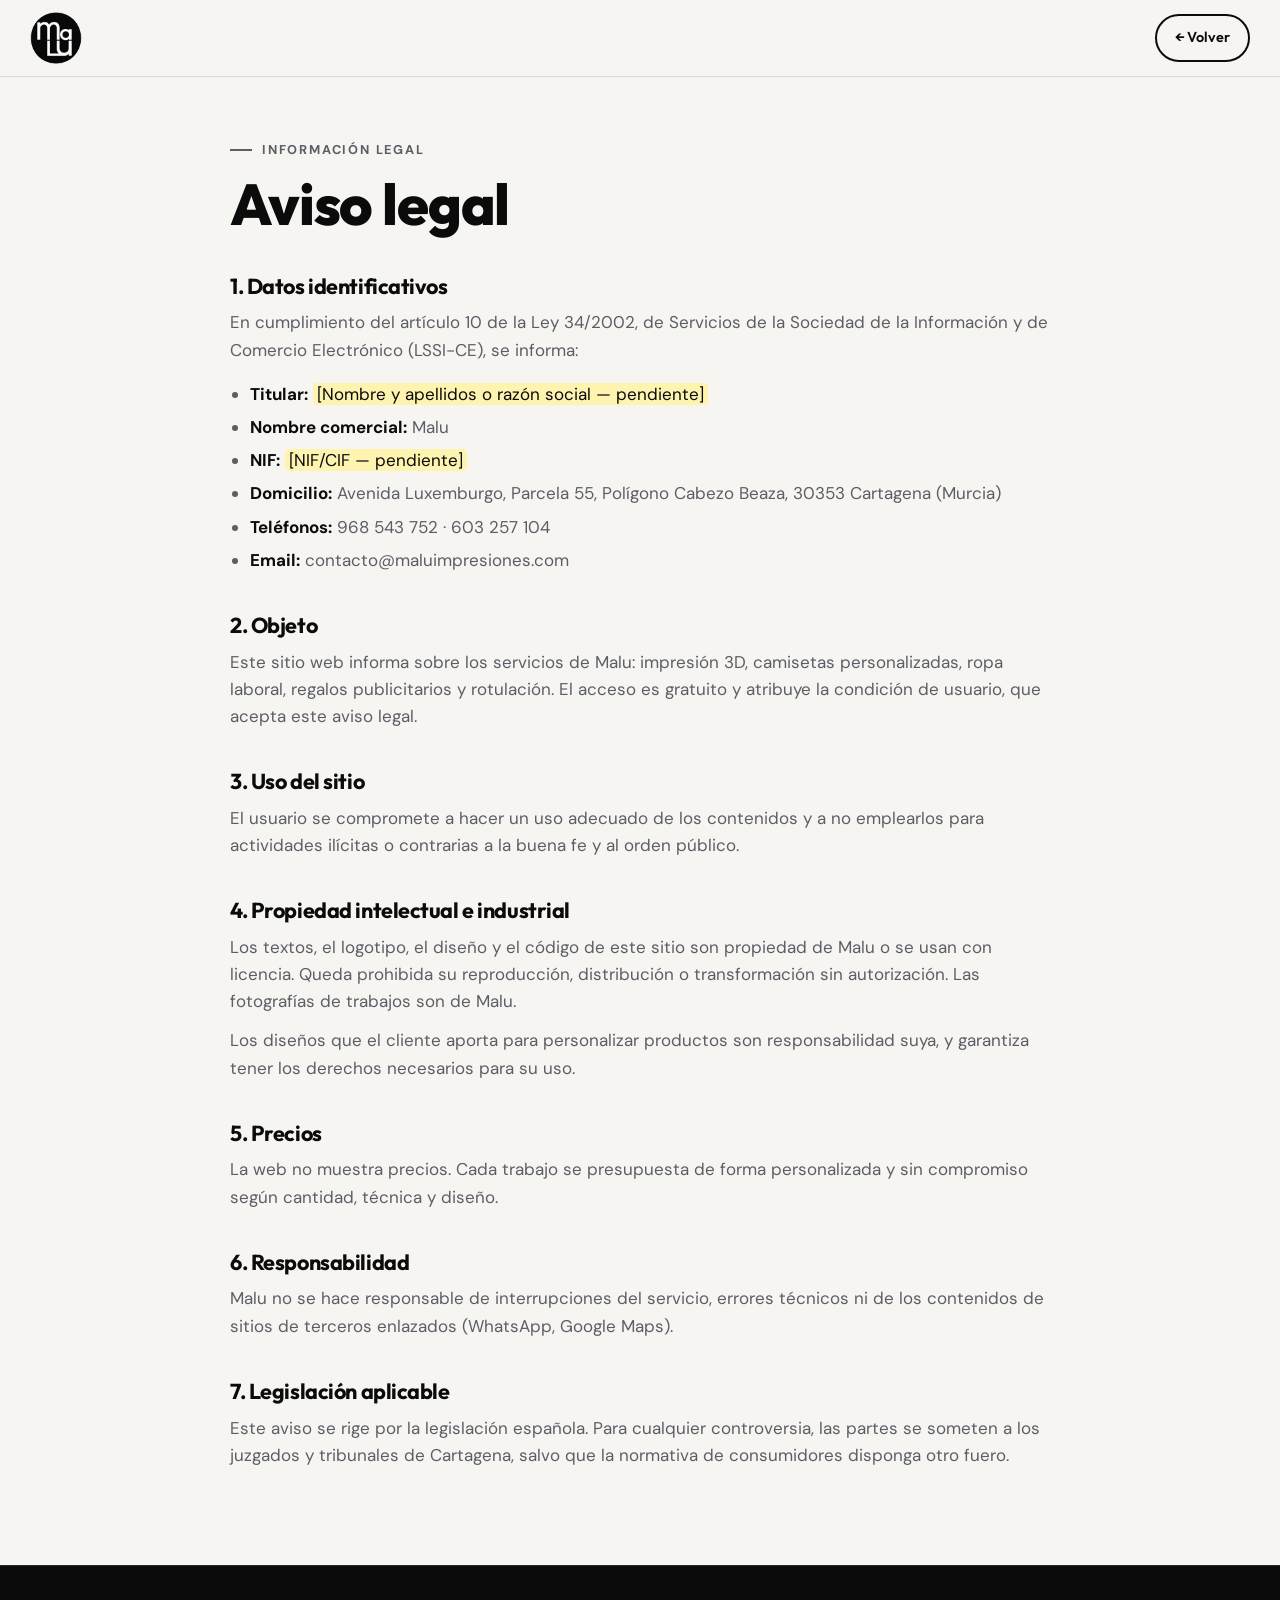
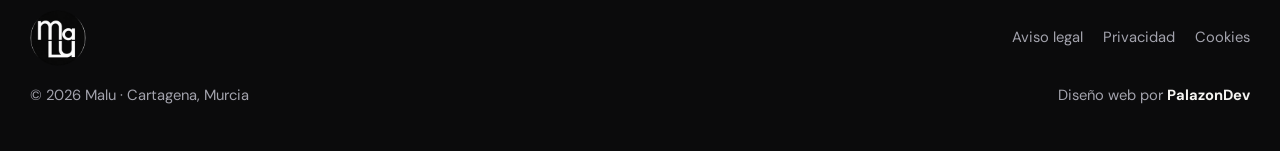
<file: aviso-legal.html>
<!DOCTYPE html>
<html lang="es">
<head>
  <meta charset="UTF-8">
  <meta name="viewport" content="width=device-width, initial-scale=1.0">
  <title>Aviso legal | Malu</title>
  <meta name="robots" content="noindex, follow">
  <link rel="icon" type="image/png" href="assets/favicon-32.png">
  <link rel="preconnect" href="https://fonts.googleapis.com">
  <link rel="preconnect" href="https://fonts.gstatic.com" crossorigin>
  <link href="https://fonts.googleapis.com/css2?family=Outfit:wght@600;700;800&family=DM+Sans:opsz,wght@9..40,400;9..40,700&display=swap" rel="stylesheet">
  <link rel="stylesheet" href="styles.css?v=20261026160615">
</head>
<body>
  <header class="header scrolled">
    <div class="wrap header__inner">
      <a href="./" class="brand" aria-label="Malu, inicio"><img src="assets/logo-malu-160.webp" alt="Malu" width="52" height="52"></a>
      <a class="btn btn--sm btn--ghost legal-back" href="./">← Volver</a>
    </div>
  </header>
  <main class="legal wrap">
    <p class="eyebrow">Información legal</p>
    <h1>Aviso legal</h1>
    <h2>1. Datos identificativos</h2>
    <p>En cumplimiento del artículo 10 de la Ley 34/2002, de Servicios de la Sociedad de la Información y de Comercio Electrónico (LSSI-CE), se informa:</p>
    <ul><li><b>Titular:</b> <mark>[Nombre y apellidos o razón social — pendiente]</mark></li><li><b>Nombre comercial:</b> Malu</li><li><b>NIF:</b> <mark>[NIF/CIF — pendiente]</mark></li><li><b>Domicilio:</b> Avenida Luxemburgo, Parcela 55, Polígono Cabezo Beaza, 30353 Cartagena (Murcia)</li><li><b>Teléfonos:</b> 968 543 752 · 603 257 104</li><li><b>Email:</b> <a href="mailto:contacto@maluimpresiones.com">contacto@maluimpresiones.com</a></li></ul>
    <h2>2. Objeto</h2>
    <p>Este sitio web informa sobre los servicios de Malu: impresión 3D, camisetas personalizadas, ropa laboral, regalos publicitarios y rotulación. El acceso es gratuito y atribuye la condición de usuario, que acepta este aviso legal.</p>
    <h2>3. Uso del sitio</h2>
    <p>El usuario se compromete a hacer un uso adecuado de los contenidos y a no emplearlos para actividades ilícitas o contrarias a la buena fe y al orden público.</p>
    <h2>4. Propiedad intelectual e industrial</h2>
    <p>Los textos, el logotipo, el diseño y el código de este sitio son propiedad de Malu o se usan con licencia. Queda prohibida su reproducción, distribución o transformación sin autorización. Las fotografías de trabajos son de Malu.</p>
    <p>Los diseños que el cliente aporta para personalizar productos son responsabilidad suya, y garantiza tener los derechos necesarios para su uso.</p>
    <h2>5. Precios</h2>
    <p>La web no muestra precios. Cada trabajo se presupuesta de forma personalizada y sin compromiso según cantidad, técnica y diseño.</p>
    <h2>6. Responsabilidad</h2>
    <p>Malu no se hace responsable de interrupciones del servicio, errores técnicos ni de los contenidos de sitios de terceros enlazados (WhatsApp, Google Maps).</p>
    <h2>7. Legislación aplicable</h2>
    <p>Este aviso se rige por la legislación española. Para cualquier controversia, las partes se someten a los juzgados y tribunales de Cartagena, salvo que la normativa de consumidores disponga otro fuero.</p>
  </main>
  <footer class="footer">
    <div class="wrap footer__inner">
      <a href="./" class="brand brand--light"><img src="assets/logo-malu-160.webp" alt="Malu" width="56" height="56"></a>
      <nav class="footer__legal" aria-label="Legal"><a href="aviso-legal.html">Aviso legal</a><a href="privacidad.html">Privacidad</a><a href="cookies.html">Cookies</a></nav>
      <p class="footer__copy"><span class="footer__owner">© 2026 Malu · Cartagena, Murcia</span><span class="footer__sep" aria-hidden="true"> · </span><span class="footer__credit">Diseño web por <a href="https://palazondev.com" target="_blank" rel="noopener">PalazonDev</a></span></p>
    </div>
  </footer>
</body>
</html>
</file>
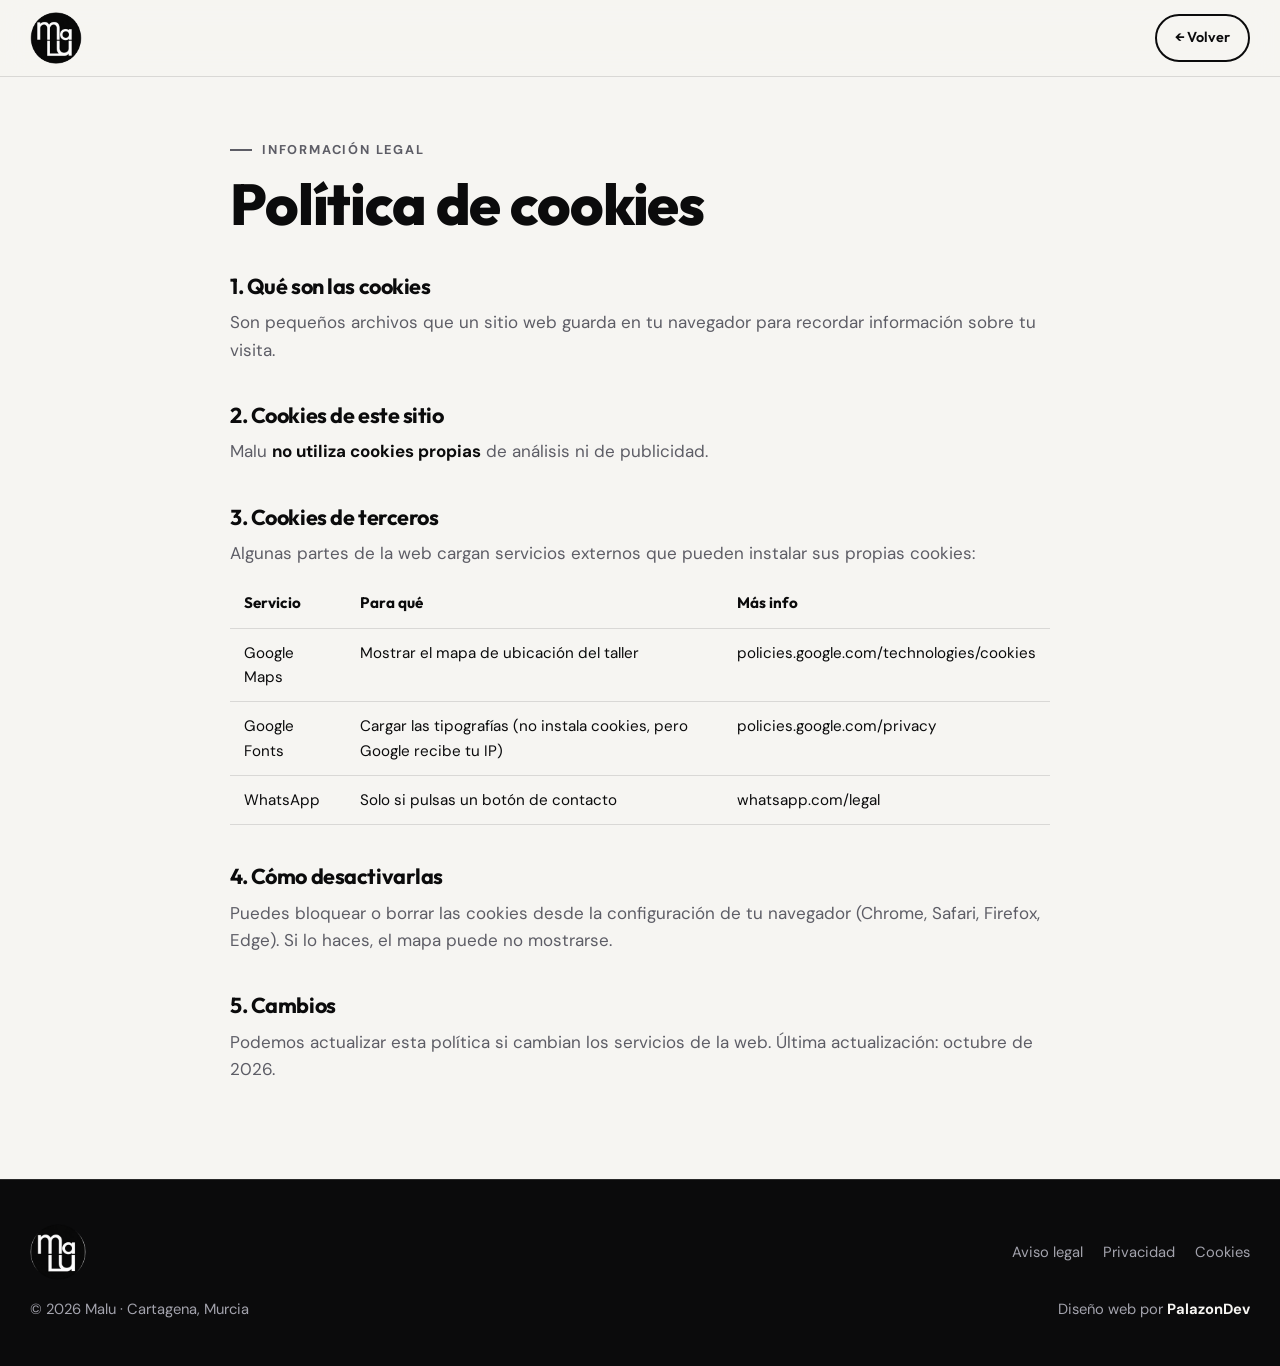
<file: cookies.html>
<!DOCTYPE html>
<html lang="es">
<head>
  <meta charset="UTF-8">
  <meta name="viewport" content="width=device-width, initial-scale=1.0">
  <title>Política de cookies | Malu</title>
  <meta name="robots" content="noindex, follow">
  <link rel="icon" type="image/png" href="assets/favicon-32.png">
  <link rel="preconnect" href="https://fonts.googleapis.com">
  <link rel="preconnect" href="https://fonts.gstatic.com" crossorigin>
  <link href="https://fonts.googleapis.com/css2?family=Outfit:wght@600;700;800&family=DM+Sans:opsz,wght@9..40,400;9..40,700&display=swap" rel="stylesheet">
  <link rel="stylesheet" href="styles.css?v=20261026160615">
</head>
<body>
  <header class="header scrolled">
    <div class="wrap header__inner">
      <a href="./" class="brand" aria-label="Malu, inicio"><img src="assets/logo-malu-160.webp" alt="Malu" width="52" height="52"></a>
      <a class="btn btn--sm btn--ghost legal-back" href="./">← Volver</a>
    </div>
  </header>
  <main class="legal wrap">
    <p class="eyebrow">Información legal</p>
    <h1>Política de cookies</h1>
    <h2>1. Qué son las cookies</h2>
    <p>Son pequeños archivos que un sitio web guarda en tu navegador para recordar información sobre tu visita.</p>
    <h2>2. Cookies de este sitio</h2>
    <p>Malu <b>no utiliza cookies propias</b> de análisis ni de publicidad.</p>
    <h2>3. Cookies de terceros</h2>
    <p>Algunas partes de la web cargan servicios externos que pueden instalar sus propias cookies:</p>
    <div class="table"><table><thead><tr><th>Servicio</th><th>Para qué</th><th>Más info</th></tr></thead><tbody>
    <tr><td>Google Maps</td><td>Mostrar el mapa de ubicación del taller</td><td>policies.google.com/technologies/cookies</td></tr>
    <tr><td>Google Fonts</td><td>Cargar las tipografías (no instala cookies, pero Google recibe tu IP)</td><td>policies.google.com/privacy</td></tr>
    <tr><td>WhatsApp</td><td>Solo si pulsas un botón de contacto</td><td>whatsapp.com/legal</td></tr></tbody></table></div>
    <h2>4. Cómo desactivarlas</h2>
    <p>Puedes bloquear o borrar las cookies desde la configuración de tu navegador (Chrome, Safari, Firefox, Edge). Si lo haces, el mapa puede no mostrarse.</p>
    <h2>5. Cambios</h2>
    <p>Podemos actualizar esta política si cambian los servicios de la web. Última actualización: octubre de 2026.</p>
  </main>
  <footer class="footer">
    <div class="wrap footer__inner">
      <a href="./" class="brand brand--light"><img src="assets/logo-malu-160.webp" alt="Malu" width="56" height="56"></a>
      <nav class="footer__legal" aria-label="Legal"><a href="aviso-legal.html">Aviso legal</a><a href="privacidad.html">Privacidad</a><a href="cookies.html">Cookies</a></nav>
      <p class="footer__copy"><span class="footer__owner">© 2026 Malu · Cartagena, Murcia</span><span class="footer__sep" aria-hidden="true"> · </span><span class="footer__credit">Diseño web por <a href="https://palazondev.com" target="_blank" rel="noopener">PalazonDev</a></span></p>
    </div>
  </footer>
</body>
</html>
</file>
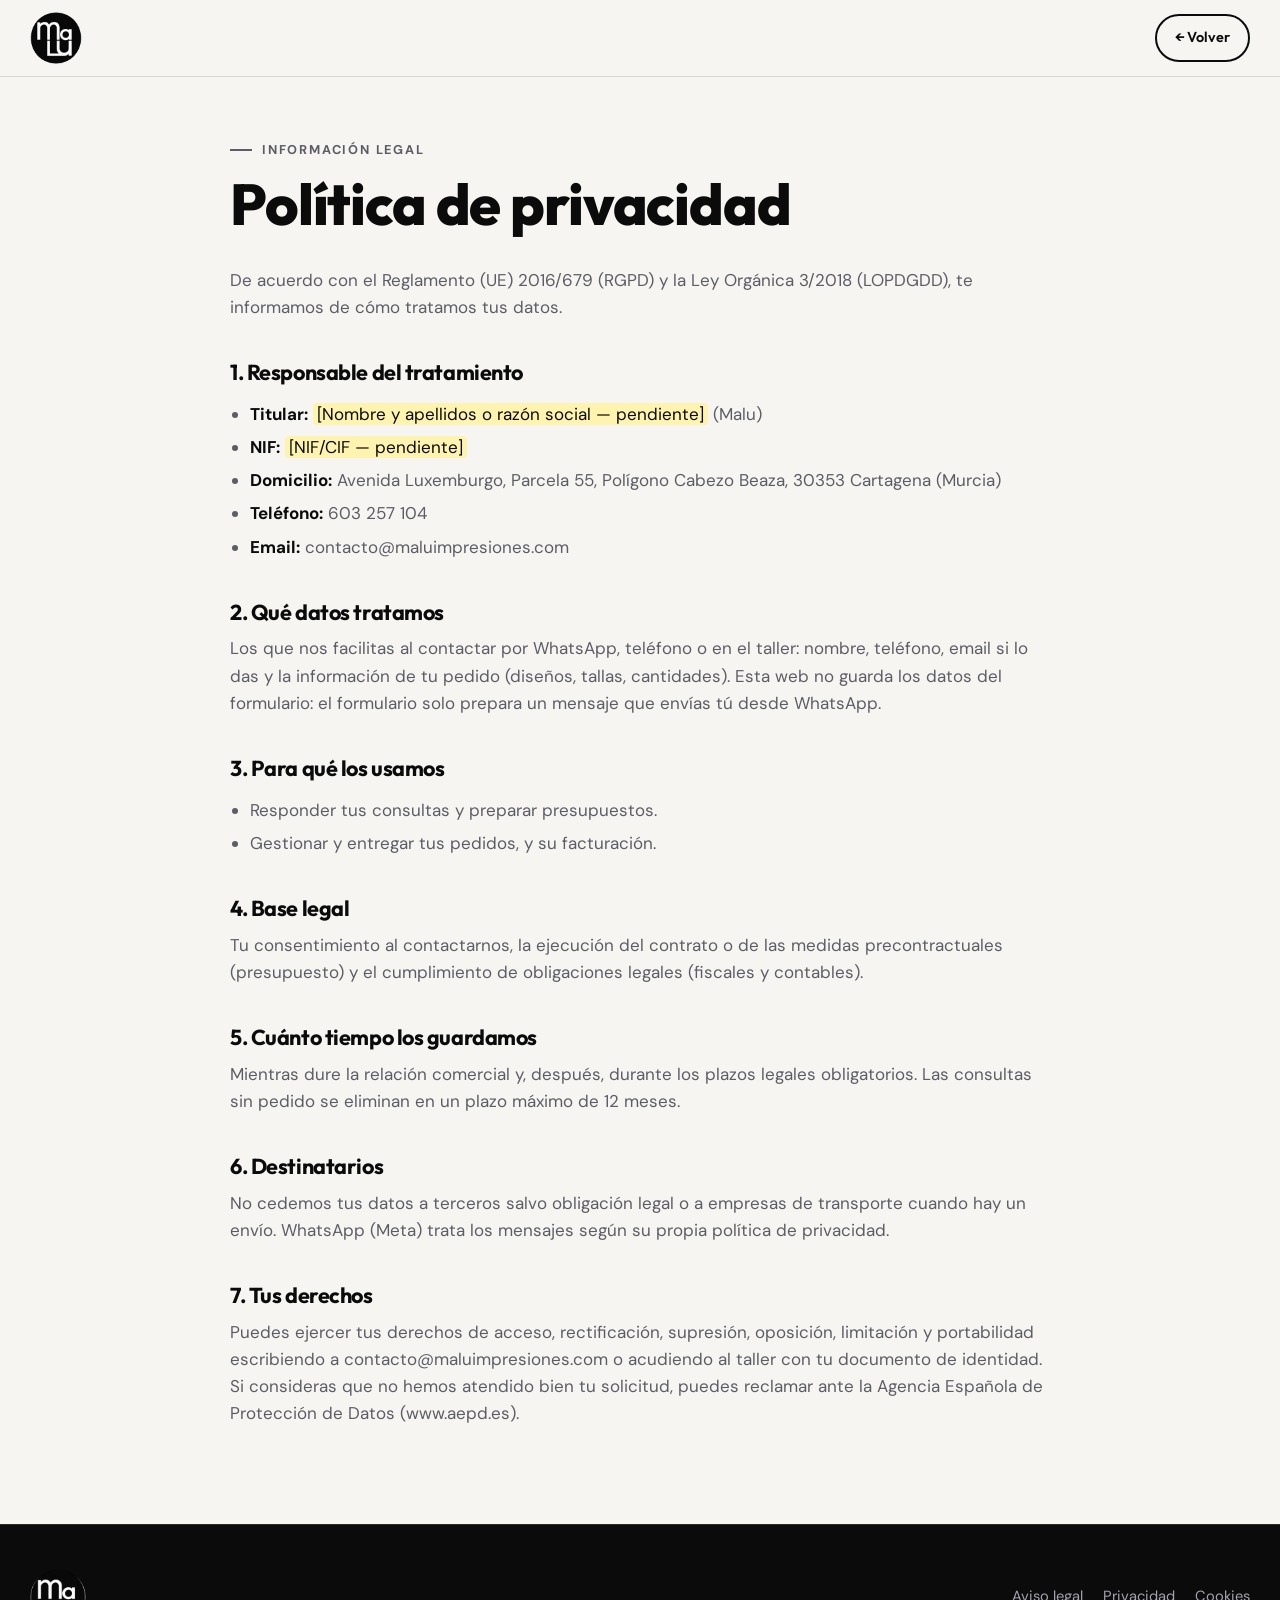
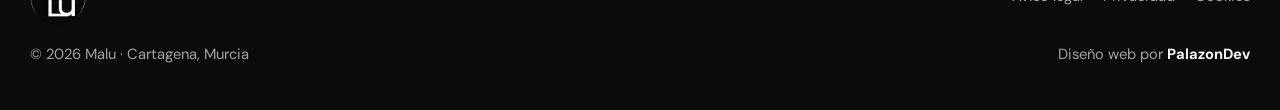
<file: privacidad.html>
<!DOCTYPE html>
<html lang="es">
<head>
  <meta charset="UTF-8">
  <meta name="viewport" content="width=device-width, initial-scale=1.0">
  <title>Política de privacidad | Malu</title>
  <meta name="robots" content="noindex, follow">
  <link rel="icon" type="image/png" href="assets/favicon-32.png">
  <link rel="preconnect" href="https://fonts.googleapis.com">
  <link rel="preconnect" href="https://fonts.gstatic.com" crossorigin>
  <link href="https://fonts.googleapis.com/css2?family=Outfit:wght@600;700;800&family=DM+Sans:opsz,wght@9..40,400;9..40,700&display=swap" rel="stylesheet">
  <link rel="stylesheet" href="styles.css?v=20261026160615">
</head>
<body>
  <header class="header scrolled">
    <div class="wrap header__inner">
      <a href="./" class="brand" aria-label="Malu, inicio"><img src="assets/logo-malu-160.webp" alt="Malu" width="52" height="52"></a>
      <a class="btn btn--sm btn--ghost legal-back" href="./">← Volver</a>
    </div>
  </header>
  <main class="legal wrap">
    <p class="eyebrow">Información legal</p>
    <h1>Política de privacidad</h1>
    <p>De acuerdo con el Reglamento (UE) 2016/679 (RGPD) y la Ley Orgánica 3/2018 (LOPDGDD), te informamos de cómo tratamos tus datos.</p>
    <h2>1. Responsable del tratamiento</h2>
    <ul><li><b>Titular:</b> <mark>[Nombre y apellidos o razón social — pendiente]</mark> (Malu)</li><li><b>NIF:</b> <mark>[NIF/CIF — pendiente]</mark></li><li><b>Domicilio:</b> Avenida Luxemburgo, Parcela 55, Polígono Cabezo Beaza, 30353 Cartagena (Murcia)</li><li><b>Teléfono:</b> 603 257 104</li><li><b>Email:</b> <a href="mailto:contacto@maluimpresiones.com">contacto@maluimpresiones.com</a></li></ul>
    <h2>2. Qué datos tratamos</h2>
    <p>Los que nos facilitas al contactar por WhatsApp, teléfono o en el taller: nombre, teléfono, email si lo das y la información de tu pedido (diseños, tallas, cantidades). Esta web no guarda los datos del formulario: el formulario solo prepara un mensaje que envías tú desde WhatsApp.</p>
    <h2>3. Para qué los usamos</h2>
    <ul><li>Responder tus consultas y preparar presupuestos.</li><li>Gestionar y entregar tus pedidos, y su facturación.</li></ul>
    <h2>4. Base legal</h2>
    <p>Tu consentimiento al contactarnos, la ejecución del contrato o de las medidas precontractuales (presupuesto) y el cumplimiento de obligaciones legales (fiscales y contables).</p>
    <h2>5. Cuánto tiempo los guardamos</h2>
    <p>Mientras dure la relación comercial y, después, durante los plazos legales obligatorios. Las consultas sin pedido se eliminan en un plazo máximo de 12 meses.</p>
    <h2>6. Destinatarios</h2>
    <p>No cedemos tus datos a terceros salvo obligación legal o a empresas de transporte cuando hay un envío. WhatsApp (Meta) trata los mensajes según su propia política de privacidad.</p>
    <h2>7. Tus derechos</h2>
    <p>Puedes ejercer tus derechos de acceso, rectificación, supresión, oposición, limitación y portabilidad escribiendo a contacto@maluimpresiones.com o acudiendo al taller con tu documento de identidad. Si consideras que no hemos atendido bien tu solicitud, puedes reclamar ante la Agencia Española de Protección de Datos (www.aepd.es).</p>
  </main>
  <footer class="footer">
    <div class="wrap footer__inner">
      <a href="./" class="brand brand--light"><img src="assets/logo-malu-160.webp" alt="Malu" width="56" height="56"></a>
      <nav class="footer__legal" aria-label="Legal"><a href="aviso-legal.html">Aviso legal</a><a href="privacidad.html">Privacidad</a><a href="cookies.html">Cookies</a></nav>
      <p class="footer__copy"><span class="footer__owner">© 2026 Malu · Cartagena, Murcia</span><span class="footer__sep" aria-hidden="true"> · </span><span class="footer__credit">Diseño web por <a href="https://palazondev.com" target="_blank" rel="noopener">PalazonDev</a></span></p>
    </div>
  </footer>
</body>
</html>
</file>
<file: styles.css>
:root {
  --ink: #0b0b0c;
  --ink-2: #17171a;
  --paper: #f6f5f2;
  --white: #ffffff;
  --muted: #5d5d66;
  --muted-dark: #a3a3ad;
  --line: rgba(11, 11, 12, 0.12);
  --line-dark: rgba(255, 255, 255, 0.12);
  --accent: #2546f0;
  --accent-ink: #1a33c4;
  --accent-soft: #e6eafe;

  --display: "Outfit", "Segoe UI", system-ui, sans-serif;
  --body: "DM Sans", "Segoe UI", system-ui, sans-serif;

  --radius: 22px;
  --radius-sm: 12px;
  --ease: cubic-bezier(.2, .7, .2, 1);
  --header-h: 76px;
}

*, *::before, *::after { box-sizing: border-box; }
html { scroll-behavior: smooth; scroll-padding-top: var(--header-h); }
html, body { overflow-x: clip; }
body {
  margin: 0;
  font-family: var(--body);
  font-size: 1.0625rem;
  line-height: 1.6;
  color: var(--ink);
  background: var(--paper);
  -webkit-font-smoothing: antialiased;
}
img { max-width: 100%; display: block; }
a { color: inherit; text-decoration: none; }
h1, h2, h3 { font-family: var(--display); line-height: 1.05; margin: 0; letter-spacing: -0.02em; }
p { margin: 0; }

.wrap { width: min(1220px, 100% - 40px); margin-inline: auto; }

.skip {
  position: absolute; left: 16px; top: -60px; z-index: 100;
  background: var(--accent); color: #fff; padding: 10px 16px; border-radius: 8px;
}
.skip:focus { top: 16px; }

:focus-visible { outline: 3px solid var(--accent); outline-offset: 3px; border-radius: 6px; }

/* ---------- Buttons ---------- */
.btn {
  position: relative; overflow: hidden;
  display: inline-flex; align-items: center; justify-content: center; gap: .55em;
  padding: 15px 26px; border-radius: 999px;
  font-family: var(--display); font-weight: 600; font-size: 1rem;
  border: 2px solid transparent; cursor: pointer;
  transition: transform .3s var(--ease), background .3s, color .3s, border-color .3s, box-shadow .3s;
}
.btn svg { width: 20px; height: 20px; fill: currentColor; }
.btn--sm { padding: 10px 18px; font-size: .9rem; }
.btn--accent { background: var(--accent); color: #fff; }
.btn--accent:hover { background: var(--accent-ink); transform: translateY(-2px); box-shadow: 0 10px 26px -10px rgba(37, 70, 240, .7); }
.btn--ghost { border-color: var(--ink); color: var(--ink); }
.btn--ghost:hover { background: var(--ink); color: var(--paper); transform: translateY(-2px); }
.btn::after {
  content: ""; position: absolute; inset: 0;
  background: linear-gradient(110deg, transparent 30%, rgba(255,255,255,.35) 50%, transparent 70%);
  transform: translateX(-120%); transition: transform .7s var(--ease);
}
.btn:hover::after { transform: translateX(120%); }

/* ---------- Header ---------- */
.header {
  position: fixed; inset: 0 0 auto; z-index: 50;
  padding-top: env(safe-area-inset-top, 0px);
  transition: background .35s, box-shadow .35s, backdrop-filter .35s;
}
.header.scrolled {
  background: rgba(246, 245, 242, .86);
  backdrop-filter: blur(14px); -webkit-backdrop-filter: blur(14px);
  box-shadow: 0 1px 0 var(--line);
}
.header__inner { height: var(--header-h); display: flex; align-items: center; gap: 28px; }
.brand { display: flex; align-items: center; flex: none; }
.brand img { border-radius: 50%; transition: transform .6s var(--ease); }
@media (hover: hover) { .brand:hover img { transform: rotate(-12deg) scale(1.06); } }
.nav { display: flex; gap: 28px; margin-left: auto; }
.nav a { position: relative; font-weight: 500; font-size: .98rem; }
.nav a::after {
  content: ""; position: absolute; left: 0; right: 0; bottom: -6px; height: 2px;
  background: var(--accent); transform: scaleX(0); transform-origin: right; transition: transform .35s var(--ease);
}
.nav a:hover::after { transform: scaleX(1); transform-origin: left; }
.burger { display: none; }

/* ---------- Hero ---------- */
.hero { padding-top: calc(var(--header-h) + 56px); overflow: hidden; }
.hero__grid { display: grid; grid-template-columns: 1.05fr 1fr; gap: 56px; align-items: center; }
.eyebrow {
  display: inline-flex; align-items: center; gap: 10px;
  font-size: .8rem; font-weight: 700; letter-spacing: .14em; text-transform: uppercase; color: var(--accent);
}
.eyebrow::before { content: ""; width: 22px; height: 2px; background: currentColor; }
.hero__title { font-size: clamp(3rem, 7.4vw, 6.4rem); font-weight: 800; margin: 18px 0 22px; letter-spacing: -.045em; line-height: .95; }
.hero__title em { font-style: normal; color: var(--accent); }
.hero__lead { font-size: 1.2rem; color: var(--muted); max-width: 40ch; }
.hero__lead strong { color: var(--ink); }
.hero__actions { display: flex; flex-wrap: wrap; gap: 12px; margin: 34px 0 40px; }
.hero__facts { list-style: none; padding: 0; margin: 0; display: flex; flex-wrap: wrap; gap: 10px 32px; color: var(--muted); font-size: .95rem; }
.hero__facts strong { color: var(--ink); font-family: var(--display); }

.hero__media { position: relative; aspect-ratio: 1 / 1; max-width: 100%; }
.tile { position: absolute; margin: 0; overflow: hidden; border-radius: var(--radius); box-shadow: 0 30px 60px -30px rgba(11,11,12,.45); }
.tile img { width: 100%; height: 100%; object-fit: cover; transition: transform 1.2s var(--ease); }
.tile:hover img { transform: scale(1.05); }
.tile--main { inset: 0 0 18% 12%; }
.tile--a { left: 0; bottom: 0; width: 46%; aspect-ratio: 3 / 2; border: 6px solid var(--paper); }
.tile--b { right: 6%; bottom: -4%; width: 30%; aspect-ratio: 1; border: 6px solid var(--paper); }
.badge {
  position: absolute; left: 4%; top: 6%; width: 104px; height: 104px; border-radius: 50%;
  background: var(--ink); display: grid; place-items: center;
  box-shadow: 0 0 0 8px var(--paper); animation: spin 22s linear infinite;
}
.badge img { width: 100%; border-radius: 50%; animation: spin 22s linear infinite reverse; }
@keyframes spin { to { transform: rotate(360deg); } }

.ticker { margin-top: 84px; background: var(--ink); color: var(--paper); padding: 20px 0; overflow: hidden; transform: rotate(-1.2deg); width: 104%; margin-left: -2%; }
.ticker__track { display: flex; width: max-content; will-change: transform; animation: marquee 45s linear infinite; }
.ticker:hover .ticker__track { animation-play-state: paused; }
.ticker span { flex: none; font-family: var(--display); font-weight: 700; font-size: 1.5rem; padding-left: 28px; white-space: nowrap; display: flex; align-items: center; gap: 28px; }
.ticker span::after { content: ""; width: 8px; height: 8px; border-radius: 50%; background: var(--accent); }
@keyframes marquee { from { transform: translate3d(0, 0, 0); } to { transform: translate3d(-50%, 0, 0); } }

/* ---------- Sections ---------- */
.section { padding-block: clamp(80px, 11vw, 140px); }
.section--dark { background: var(--ink); color: var(--paper); }
.section--dark .section__sub { color: var(--muted-dark); }
.section--accent { background: var(--accent); color: #fff; }
.section__head { max-width: 760px; margin-bottom: 56px; }
.section__head h2 { font-size: clamp(2.1rem, 4.4vw, 3.6rem); font-weight: 700; margin-top: 14px; }
.section__sub { margin-top: 16px; color: var(--muted); font-size: 1.1rem; }
.section--dark .eyebrow { color: #8ea0ff; }

/* ---------- Services ---------- */
.services { display: grid; grid-template-columns: repeat(2, 1fr); gap: 24px; }
.service {
  display: grid; grid-template-columns: 42% 1fr; background: var(--white);
  border-radius: var(--radius); overflow: hidden; border: 1px solid var(--line);
  transition: transform .45s var(--ease), box-shadow .45s var(--ease);
}
.service:hover { transform: translateY(-6px); box-shadow: 0 28px 50px -30px rgba(11,11,12,.4); }
.service__img { overflow: hidden; min-height: 260px; }
.service__img img { width: 100%; height: 100%; object-fit: cover; transition: transform 1s var(--ease); }
.service:hover .service__img img { transform: scale(1.06); }
.service__body { padding: 30px 28px; display: flex; flex-direction: column; gap: 12px; }
.service__num { font-family: var(--display); font-weight: 700; color: var(--accent); font-size: .9rem; }
.service h3 { font-size: 1.65rem; font-weight: 700; }
.service p { color: var(--muted); font-size: 1rem; }
.chips { list-style: none; padding: 0; margin: auto 0 0; display: flex; flex-wrap: wrap; gap: 6px; }
.chips li { font-size: .78rem; font-weight: 600; padding: 5px 11px; border-radius: 999px; background: var(--accent-soft); color: var(--accent-ink); }

/* ---------- Catalog ---------- */
.filters { display: flex; flex-wrap: wrap; gap: 8px; margin-bottom: 36px; }
.filter {
  font: 600 .95rem var(--display); color: var(--paper); background: transparent;
  border: 1.5px solid var(--line-dark); border-radius: 999px; padding: 10px 20px; cursor: pointer;
  transition: background .3s, border-color .3s, color .3s;
}
.filter:hover { border-color: var(--paper); }
.filter.is-active { background: var(--paper); color: var(--ink); border-color: var(--paper); }

.catalog { display: grid; grid-template-columns: repeat(auto-fill, minmax(min(100%, 300px), 1fr)); gap: 22px; }
@media (min-width: 1025px) { .catalog { grid-template-columns: repeat(3, 1fr); } }
.product {
  background: var(--ink-2); border: 1px solid var(--line-dark); border-radius: var(--radius);
  overflow: hidden; display: flex; flex-direction: column;
  transition: transform .45s var(--ease), border-color .45s, opacity .35s, scale .35s;
}
.product:hover { transform: translateY(-6px); border-color: rgba(142, 160, 255, .5); }
.product.is-hidden { display: none; }
.product__img { aspect-ratio: 4 / 3; overflow: hidden; }
.product__img img { width: 100%; height: 100%; object-fit: cover; transition: transform 1s var(--ease); }
.product:hover .product__img img { transform: scale(1.06); }
.product__body { padding: 22px; display: flex; flex-direction: column; gap: 8px; flex: 1; }
.product__cat { font-size: .74rem; font-weight: 700; letter-spacing: .12em; text-transform: uppercase; color: #8ea0ff; }
.product h3 { font-size: 1.3rem; font-weight: 600; }
.product p { color: var(--muted-dark); font-size: .95rem; }
.product__foot { margin-top: auto; padding-top: 16px; display: flex; align-items: center; justify-content: space-between; gap: 10px; }
.price { font-size: .9rem; color: var(--muted-dark); }
.price b { font-family: var(--display); font-size: 1.35rem; color: var(--paper); }

/* ---------- Steps ---------- */
.steps { list-style: none; padding: 0; margin: 0; display: grid; grid-template-columns: repeat(4, 1fr); gap: 20px; counter-reset: s; }
.step { padding: 30px 26px 34px; border-top: 2px solid var(--ink); position: relative; }
.step::before {
  content: ""; position: absolute; left: 0; top: -2px; height: 2px; width: 0; background: var(--accent);
  transition: width 1s var(--ease) .2s;
}
.step.is-visible::before { width: 100%; }
.step__n { font-family: var(--display); font-weight: 800; font-size: 3.4rem; color: var(--accent); line-height: 1; display: block; margin-bottom: 18px; }
.step h3 { font-size: 1.3rem; font-weight: 700; margin-bottom: 10px; }
.step p { color: var(--muted); font-size: .98rem; }

/* ---------- Why ---------- */
.why { display: grid; grid-template-columns: 1fr 2fr; gap: 56px; align-items: start; }
.why h2 { font-size: clamp(2.6rem, 6vw, 5rem); font-weight: 800; letter-spacing: -.04em; }
.why__grid { display: grid; grid-template-columns: repeat(2, 1fr); gap: 36px 40px; }
.why__grid h3 { font-size: 1.35rem; font-weight: 700; margin-bottom: 8px; }
.why__grid p { color: rgba(255,255,255,.82); }

/* ---------- FAQ ---------- */
.faq { display: grid; grid-template-columns: 1fr 1.4fr; gap: 56px; align-items: start; }
.faq .section__head { position: sticky; top: calc(var(--header-h) + 24px); }
.faq__list details { border-bottom: 1px solid var(--line); }
.faq__list summary {
  list-style: none; cursor: pointer; padding: 24px 44px 24px 0; position: relative;
  font-family: var(--display); font-weight: 600; font-size: 1.2rem;
}
.faq__list summary::-webkit-details-marker { display: none; }
.faq__list summary::after {
  content: "+"; position: absolute; right: 4px; top: 50%; transform: translateY(-50%);
  width: 32px; height: 32px; border-radius: 50%; display: grid; place-items: center;
  background: var(--accent-soft); color: var(--accent); font-size: 1.3rem; transition: transform .35s var(--ease), background .3s, color .3s;
}
.faq__list details[open] summary::after { transform: translateY(-50%) rotate(45deg); background: var(--accent); color: #fff; }
.faq__list details p { padding: 0 44px 24px 0; color: var(--muted); }

/* ---------- Contact ---------- */
.contact { display: grid; grid-template-columns: 1fr 1fr; gap: 56px; align-items: stretch; }
.contact h2 { font-size: clamp(2.1rem, 4.4vw, 3.6rem); font-weight: 700; margin: 14px 0 34px; }
.contact__list { list-style: none; padding: 0; margin: 0 0 40px; display: grid; gap: 20px; }
.contact__list span { display: block; font-size: .78rem; letter-spacing: .12em; text-transform: uppercase; color: var(--muted-dark); margin-bottom: 4px; }
.contact__list a { font-family: var(--display); font-size: 1.25rem; font-weight: 500; transition: color .25s; }
.contact__list a:hover { color: #8ea0ff; }

.form { display: grid; gap: 16px; }
.form__row { display: grid; grid-template-columns: 1fr 1fr; gap: 16px; }
.form label { display: grid; gap: 6px; font-size: .88rem; color: var(--muted-dark); }
.form input, .form select, .form textarea {
  font: 400 1rem var(--body); color: var(--paper); background: var(--ink-2);
  border: 1.5px solid var(--line-dark); border-radius: var(--radius-sm); padding: 13px 15px;
  transition: border-color .25s;
}
.form select { appearance: none; background-image: linear-gradient(45deg, transparent 50%, #a3a3ad 50%), linear-gradient(135deg, #a3a3ad 50%, transparent 50%); background-position: calc(100% - 20px) 55%, calc(100% - 15px) 55%; background-size: 5px 5px; background-repeat: no-repeat; }
.form input:focus, .form select:focus, .form textarea:focus { outline: none; border-color: var(--accent); }
.form button { justify-self: start; }
.form__note { font-size: .9rem; color: #ff8f8f; min-height: 1.2em; }

.contact__map { border-radius: var(--radius); overflow: hidden; min-height: 420px; border: 1px solid var(--line-dark); }
.contact__map iframe { width: 100%; height: 100%; min-height: 420px; border: 0; filter: grayscale(1) contrast(1.05); transition: filter .5s; }
.contact__map:hover iframe { filter: none; }

/* ---------- Footer ---------- */
.footer { background: var(--ink); color: var(--muted-dark); border-top: 1px solid var(--line-dark); padding: 44px 0 calc(44px + env(safe-area-inset-bottom, 0px)); font-size: .92rem; }
.footer__inner { display: flex; flex-wrap: wrap; align-items: center; gap: 18px 36px; }
.brand--light { color: var(--paper); font-size: 1.25rem; }
.footer__legal { display: flex; gap: 20px; margin-left: auto; }
.footer__legal a:hover, .footer a:hover { color: var(--paper); }
.footer__copy { width: 100%; }

/* ---------- WhatsApp float ---------- */
.wa-float {
  position: fixed; right: 20px; bottom: calc(20px + env(safe-area-inset-bottom, 0px)); z-index: 60;
  width: 60px; height: 60px; border-radius: 50%; background: #25d366; display: grid; place-items: center;
  box-shadow: 0 12px 28px -8px rgba(37, 211, 102, .6); transition: transform .3s var(--ease);
}
.wa-float svg { width: 32px; height: 32px; fill: #fff; }
.wa-float:hover { transform: scale(1.08); }
.wa-float::before {
  content: ""; position: absolute; inset: 0; border-radius: 50%; border: 2px solid #25d366;
  animation: ping 2.4s var(--ease) infinite;
}
@keyframes ping { 0% { transform: scale(1); opacity: .8; } 100% { transform: scale(1.7); opacity: 0; } }

/* ---------- Reveal ---------- */
.reveal { opacity: 0; transform: translateY(28px); filter: blur(6px); transition: opacity .9s var(--ease), transform .9s var(--ease), filter .9s var(--ease); }
.reveal.is-visible { opacity: 1; transform: none; filter: none; }
.hero .reveal { transition-delay: calc(var(--i, 0) * 110ms); }

/* ---------- Responsive ---------- */
@media (max-width: 1024px) {
  .hero__grid { grid-template-columns: 1fr; gap: 48px; }
  .hero__media { max-width: 620px; }
  .services { grid-template-columns: 1fr; }
  .steps { grid-template-columns: repeat(2, 1fr); }
  .why, .faq, .contact { grid-template-columns: 1fr; gap: 40px; }
  .faq .section__head { position: static; }
}

@media (max-width: 860px) {
  .header__cta { display: none; }
  .burger {
    display: grid; gap: 6px; margin-left: auto; width: 44px; height: 44px; place-content: center;
    background: none; border: 0; cursor: pointer;
  }
  .burger span { width: 24px; height: 2px; background: var(--ink); transition: transform .3s var(--ease); }
  .burger[aria-expanded="true"] span:first-child { transform: translateY(4px) rotate(45deg); }
  .burger[aria-expanded="true"] span:last-child { transform: translateY(-4px) rotate(-45deg); }
  .nav {
    position: fixed; inset: calc(var(--header-h) + env(safe-area-inset-top, 0px)) 0 auto; flex-direction: column; gap: 0;
    background: var(--paper); padding: 8px 20px 24px; box-shadow: 0 20px 30px -20px rgba(0,0,0,.25);
    transform: translateY(-120%); transition: transform .45s var(--ease); z-index: -1;
  }
  .nav.open { transform: none; }
  .nav a { padding: 16px 0; border-bottom: 1px solid var(--line); font-size: 1.15rem; font-family: var(--display); }
  .header.menu-open { background: var(--paper); }
}

@media (max-width: 640px) {
  .wrap { width: calc(100% - 32px); }
  .hero { padding-top: calc(var(--header-h) + 28px); }
  .service { grid-template-columns: 1fr; }
  .service__img { min-height: 0; aspect-ratio: 16 / 10; }
  .steps { grid-template-columns: 1fr; }
  .why__grid { grid-template-columns: 1fr; }
  .form__row { grid-template-columns: 1fr; }
  .badge { width: 74px; height: 74px; }
  .ticker { margin-top: 56px; padding: 14px 0; }
  .ticker__track { animation-duration: 38s; }
  .ticker span { font-size: 1.1rem; padding-left: 20px; gap: 20px; }
  .hero__title { font-size: clamp(2.6rem, 12vw, 3.4rem); }
  .hero__lead { font-size: 1.05rem; }
  .hero__actions { margin: 26px 0 30px; }
  .hero__actions .btn { flex: 1 1 100%; }
  .section__head { margin-bottom: 36px; }
  .service__body { padding: 24px 20px; }
  .faq__list summary { font-size: 1.05rem; }
  .contact__list a { font-size: 1.1rem; }
  .contact__map, .contact__map iframe { min-height: 300px; }
  .form button { justify-self: stretch; }
  .wa-float { width: 54px; height: 54px; right: 16px; }
  .footer__legal { margin-left: 0; }
}

/* Con "reducir movimiento" se mantienen las animaciones suaves (petición de la clienta);
   el JS desactiva parallax, tilt e intro, y aquí se frenan los bucles. */
@media (prefers-reduced-motion: reduce) {
  html { scroll-behavior: auto; }
  .ticker__track { animation-duration: 60s; }
  .blob { animation: none; }
}

/* ---------- Páginas legales ---------- */
.legal-back { margin-left: auto; }
.legal { max-width: 820px; padding-block: calc(var(--header-h) + 56px) 96px; }
.legal h1 { font-size: clamp(2.2rem, 6vw, 3.6rem); font-weight: 800; margin: 14px 0 32px; }
.legal h2 { font-size: 1.35rem; font-weight: 700; margin: 40px 0 12px; }
.legal p, .legal li { color: var(--muted); }
.legal p + p { margin-top: 12px; }
.legal ul { padding-left: 1.2em; display: grid; gap: 6px; }
.legal b { color: var(--ink); }
.legal mark { background: #fff3b0; color: var(--ink); padding: 0 4px; border-radius: 4px; }
.legal .table { overflow-x: auto; margin-top: 12px; }
.legal table { width: 100%; border-collapse: collapse; font-size: .95rem; min-width: 520px; }
.legal th, .legal td { text-align: left; padding: 12px 14px; border-bottom: 1px solid var(--line); vertical-align: top; }
.legal th { font-family: var(--display); color: var(--ink); }

/* =========================================================
   ANIMACIONES E INTERACCIÓN
   ========================================================= */

/* Intro con el logo */
.intro {
  position: fixed; inset: 0; z-index: 200; background: var(--ink);
  display: flex; align-items: center; justify-content: center;
  transition: opacity .7s var(--ease) .15s, visibility 0s linear .85s;
}
.intro img { width: 96px; height: 96px; border-radius: 50%; animation: introPop .9s var(--ease) both; transition: transform .7s var(--ease), opacity .5s; }
.intro.done { opacity: 0; visibility: hidden; pointer-events: none; }
.intro.done img { transform: scale(1.6); opacity: 0; }
@keyframes introPop { from { transform: scale(.4) rotate(-90deg); opacity: 0; } to { transform: none; opacity: 1; } }

/* Barra de progreso de lectura */
.progress {
  position: fixed; top: 0; left: 0; z-index: 70; height: 3px; width: 100%;
  background: var(--accent); transform-origin: 0 50%; transform: scaleX(0);
}

/* Header que se esconde al bajar y aparece al subir */
.header { transition: background .35s, box-shadow .35s, transform .45s var(--ease); }
.header.hide { transform: translateY(-110%); }
.nav a.active { color: var(--accent); }
.nav a.active::after { transform: scaleX(1); }

/* Fondo vivo del hero */
.hero { position: relative; isolation: isolate; }
.blob {
  position: absolute; z-index: -1; border-radius: 50%; filter: blur(70px); opacity: .55; pointer-events: none;
  animation: float 14s ease-in-out infinite alternate;
}
.blob--1 { width: 460px; height: 460px; background: #b9c4ff; right: -120px; top: 40px; }
.blob--2 { width: 320px; height: 320px; background: #dfe4ff; left: -120px; bottom: 120px; animation-delay: -6s; }
@keyframes float { to { transform: translate3d(-60px, 50px, 0) scale(1.12); } }

/* Título del hero palabra a palabra */
.hero__title .line { display: block; overflow: hidden; padding-bottom: .06em; }
.hero__title .word { display: inline-block; transform: translateY(110%) rotate(6deg); opacity: 0; transition: transform 1s var(--ease), opacity 1s var(--ease); }
.is-loaded .hero__title .word { transform: none; opacity: 1; }
.hero__title .word:nth-child(1) { transition-delay: .15s; }
.hero__title .word:nth-child(2) { transition-delay: .25s; }
.hero__title .line + .line .word:nth-child(1) { transition-delay: .4s; }
.hero__title .line + .line .word:nth-child(2) { transition-delay: .5s; }
.hero__title .line + .line .word:nth-child(3) { transition-delay: .6s; }
.hero .reveal { transition-delay: calc(.5s + var(--i, 0) * 120ms); }
h1.eyebrow { margin: 0; font-family: var(--body); line-height: 1.4; letter-spacing: .14em; }

/* Fotos del hero: entrada con máscara + parallax */
.tile { clip-path: inset(100% 0 0 0 round var(--radius)); transition: clip-path 1.3s cubic-bezier(.7, 0, .2, 1), transform .8s var(--ease); will-change: transform; }
.is-loaded .tile { clip-path: inset(0 0 0 0 round var(--radius)); }
.is-loaded .tile--main { transition-delay: .35s; }
.is-loaded .tile--a { transition-delay: .65s; }
.is-loaded .tile--b { transition-delay: .85s; }
.tile img { transform: scale(1.25); transition: transform 1.8s var(--ease); }
.is-loaded .tile img { transform: scale(1); }
.is-loaded .tile:hover img { transform: scale(1.06); }

/* Sello giratorio */
.badge { width: 132px; height: 132px; animation: none; background: var(--paper); box-shadow: 0 18px 40px -18px rgba(11,11,12,.45); transform: scale(0); transition: transform .9s cubic-bezier(.3, 1.6, .5, 1) 1.1s; }
.is-loaded .badge { transform: scale(1); }
.badge img { position: absolute; top: 50%; left: 50%; width: 74px; height: 74px; margin: -37px 0 0 -37px; animation: none; }
.badge__ring { position: absolute; inset: 0; width: 100%; height: 100%; display: block; overflow: visible; transform-origin: 50% 50%; animation: spin 18s linear infinite; }
.badge__ring text { font: 700 14px var(--display); fill: var(--ink); }

/* Títulos de sección: barrido palabra a palabra */
.split .w { display: inline-block; overflow: hidden; vertical-align: top; padding-bottom: .08em; }
.split .w > span { display: inline-block; transform: translateY(105%); transition: transform .9s var(--ease); transition-delay: calc(var(--w) * 55ms); }
.split.is-visible .w > span { transform: none; }

/* Revelado escalonado de grupos */
.stagger > * { opacity: 0; transform: translateY(40px) scale(.97); transition: opacity .8s var(--ease), transform .8s var(--ease); transition-delay: calc(var(--s, 0) * 90ms); }
.stagger.is-visible > * { opacity: 1; transform: none; }

/* Imágenes que se descubren al entrar */
.service__img, .product__img { clip-path: inset(0 0 100% 0); transition: clip-path 1.1s cubic-bezier(.7, 0, .2, 1) .15s; }
.is-visible .service__img, .is-visible .product__img { clip-path: inset(0 0 0 0); }

/* Tarjetas con inclinación 3D y brillo que sigue al ratón */
.service, .product { position: relative; }
.tilt { will-change: transform; }
.tilt::before {
  content: ""; position: absolute; inset: 0; z-index: 2; pointer-events: none; border-radius: inherit;
  background: radial-gradient(500px circle at var(--mx, 50%) var(--my, 50%), rgba(37, 70, 240, .14), transparent 45%);
  opacity: 0; transition: opacity .4s;
}
.tilt:hover::before { opacity: 1; }
.stagger.is-visible > .tilt:hover { transition: transform .15s linear, box-shadow .45s, border-color .45s; }

/* Chips */
.chips li { transition: transform .3s var(--ease), background .3s, color .3s; }
.chips li:hover { transform: translateY(-3px); background: var(--accent); color: #fff; }

/* Botones magnéticos */
.btn.magnetic { transition: transform .25s var(--ease), background .3s, color .3s, border-color .3s, box-shadow .3s; }

/* Filtro del catálogo animado */
.catalog.is-visible > .product.entering { animation: popIn .55s var(--ease) both; animation-delay: calc(var(--s, 0) * 60ms); }
@keyframes popIn { from { opacity: 0; transform: translateY(24px) scale(.94); } to { opacity: 1; transform: none; } }

/* Pasos: número que sube */
.step__n { display: inline-block; transform: translateY(30px); opacity: 0; transition: transform .9s var(--ease), opacity .9s; }
.step.is-visible .step__n { transform: none; opacity: 1; }
.step:hover .step__n { animation: bounce .6s var(--ease); }
@keyframes bounce { 40% { transform: translateY(-10px); } }

/* Sección azul: texto gigante de fondo en movimiento */
.section--accent { position: relative; overflow: hidden; }
.section--accent::after {
  content: "MALU · MALU · MALU · MALU · MALU · MALU · MALU · MALU ·"; position: absolute; left: 0; bottom: -0.18em; white-space: nowrap;
  font: 800 clamp(6rem, 18vw, 16rem)/1 var(--display); color: rgba(255,255,255,.07); pointer-events: none;
  animation: marquee 60s linear infinite;
}
.why { position: relative; z-index: 1; }
.why__grid > div { padding-left: 18px; border-left: 2px solid rgba(255,255,255,.25); transition: border-color .4s, transform .4s var(--ease); }
.why__grid > div:hover { border-color: #fff; transform: translateX(6px); }

/* FAQ: apertura suave */
.faq__list details[open] p { animation: faqIn .45s var(--ease); }
@keyframes faqIn { from { opacity: 0; transform: translateY(-8px); } }
.faq__list summary { transition: color .25s, padding-left .35s var(--ease); }
.faq__list summary:hover { color: var(--accent); padding-left: 8px; }

/* WhatsApp: aparece tras el scroll */
.wa-float { transform: scale(0); transition: transform .5s cubic-bezier(.3, 1.6, .5, 1); }
.wa-float.show { transform: scale(1); }
.wa-float.show:hover { transform: scale(1.1) rotate(-8deg); }

/* Cursor personalizado (solo ratón) */
.cursor {
  position: fixed; left: 0; top: 0; z-index: 300; width: 36px; height: 36px; margin: -18px 0 0 -18px;
  border: 1.5px solid var(--accent); border-radius: 50%; pointer-events: none;
  transition: width .3s var(--ease), height .3s var(--ease), margin .3s var(--ease), background .3s, opacity .3s;
  opacity: 0;
}
.cursor.on { opacity: 1; }
.cursor.big { width: 70px; height: 70px; margin: -35px 0 0 -35px; background: rgba(37, 70, 240, .12); }
@media (hover: none) { .cursor { display: none; } }

@media (max-width: 640px) {
  .badge { width: 96px; height: 96px; }
  .badge img { width: 54px; height: 54px; margin: -27px 0 0 -27px; }
  h1.eyebrow { font-size: .72rem; letter-spacing: .1em; align-items: flex-start; }
  h1.eyebrow::before { flex: none; margin-top: .55em; }
  .blob--1 { width: 280px; height: 280px; }
}

.btn--block { width: 100%; }
.product__foot { padding-top: 18px; }

/* Servicio destacado a dos columnas (rotulación) */
.service--wide { grid-column: 1 / -1; grid-template-columns: 34% 1fr; }
.service--wide .service__body { padding: 36px 40px; }
.service--wide h3 { font-size: 2rem; }
@media (max-width: 640px) { .service--wide { grid-template-columns: 1fr; } .service--wide .service__body { padding: 24px 20px; } .service--wide h3 { font-size: 1.65rem; } }

/* Crédito del diseñador */
.footer__copy { display: flex; flex-wrap: wrap; justify-content: space-between; gap: 8px 24px; }
.footer__credit a { color: var(--paper); font-weight: 700; background: linear-gradient(var(--accent), var(--accent)) 0 100% / 0 2px no-repeat; transition: background-size .4s var(--ease), color .3s; }
.footer__credit a:hover { color: #8ea0ff; background-size: 100% 2px; }

@media (min-width: 641px) { .footer__sep { display: none; } }
@media (max-width: 640px) { .footer__copy { display: block; } .footer__copy .footer__credit { white-space: nowrap; } }

[hidden] { display: none !important; }

/* ---------- Trabajos reales ---------- */
.filters--light .filter { color: var(--ink); border-color: var(--line); }
.filters--light .filter:hover { border-color: var(--ink); }
.filters--light .filter.is-active { background: var(--ink); color: var(--paper); border-color: var(--ink); }

.works { display: grid; grid-template-columns: repeat(3, 1fr); gap: 22px; }
.work {
  position: relative; display: flex; flex-direction: column; background: var(--white);
  border: 1px solid var(--line); border-radius: var(--radius); overflow: hidden;
  transition: transform .45s var(--ease), box-shadow .45s var(--ease);
}
.work:hover { box-shadow: 0 28px 50px -30px rgba(11,11,12,.4); }
.work.is-hidden { display: none; }
.works.is-visible > .work.entering { animation: popIn .55s var(--ease) both; animation-delay: calc(var(--s, 0) * 70ms); }

.work__open { position: relative; display: block; aspect-ratio: 4 / 3; overflow: hidden; background: var(--ink-2); }
.work__open img { width: 100%; height: 100%; object-fit: cover; transition: transform 1s var(--ease); }
.work:hover .work__open img { transform: scale(1.07); }
.work__open::after {
  content: ""; position: absolute; inset: 0;
  background: linear-gradient(to top, rgba(11,11,12,.55), transparent 55%);
  opacity: .7; transition: opacity .4s;
}
.work:hover .work__open::after { opacity: 1; }
.work__count {
  position: absolute; top: 14px; right: 14px; z-index: 1;
  background: rgba(11,11,12,.72); color: #fff; font: 600 .78rem var(--display);
  padding: 6px 11px; border-radius: 999px; backdrop-filter: blur(6px); -webkit-backdrop-filter: blur(6px);
}
.work__zoom {
  position: absolute; left: 16px; bottom: 14px; z-index: 1; color: #fff;
  font: 600 .95rem var(--display); display: flex; align-items: center; gap: 8px;
  transform: translateY(6px); opacity: .9; transition: transform .4s var(--ease), opacity .4s;
}
.work__zoom::after { content: "→"; transition: transform .4s var(--ease); }
.work:hover .work__zoom { transform: none; opacity: 1; }
.work:hover .work__zoom::after { transform: translateX(4px); }

.work__body { padding: 20px 22px 24px; display: flex; flex-direction: column; gap: 6px; flex: 1; }
.work__type { font-size: .74rem; font-weight: 700; letter-spacing: .12em; text-transform: uppercase; color: var(--accent); }
.work h3 { font-size: 1.3rem; font-weight: 700; }
.work p { color: var(--muted); font-size: .95rem; }
.work__place { margin-top: auto; padding-top: 8px; font-size: .85rem; color: var(--muted); display: flex; align-items: center; gap: 6px; }
.work__place::before { content: ""; width: 8px; height: 8px; border-radius: 50%; background: var(--accent); }

.works__more { display: flex; justify-content: center; margin-top: 36px; }

/* ---------- Visor de fotos ---------- */
.lightbox {
  position: fixed; inset: 0; z-index: 250; background: rgba(8, 8, 10, .94);
  display: flex; align-items: center; justify-content: center;
  padding: calc(64px + env(safe-area-inset-top, 0px)) 72px calc(64px + env(safe-area-inset-bottom, 0px));
  opacity: 0; transition: opacity .3s var(--ease);
}
.lightbox.open { opacity: 1; }
.lightbox__figure { margin: 0; display: flex; flex-direction: column; align-items: center; gap: 14px; max-width: 100%; max-height: 100%; }
.lightbox__figure img {
  max-width: min(1200px, 100%); max-height: calc(100dvh - 190px); width: auto; height: auto;
  border-radius: 14px; box-shadow: 0 30px 80px -20px rgba(0,0,0,.6);
  transform: scale(.96); transition: transform .4s var(--ease), opacity .3s;
}
.lightbox.open .lightbox__figure img { transform: none; }
.lightbox__figure img.loading { opacity: .3; }
.lightbox figcaption { display: flex; gap: 16px; color: #d8d8de; font: 500 .95rem var(--display); text-align: center; flex-wrap: wrap; justify-content: center; }
.lightbox figcaption span:last-child { color: #8ea0ff; }
.lightbox__close, .lightbox__nav {
  position: absolute; display: grid; place-items: center; width: 52px; height: 52px; border-radius: 50%;
  border: 1px solid rgba(255,255,255,.2); background: rgba(255,255,255,.08); color: #fff;
  font-size: 2rem; line-height: 1; cursor: pointer; transition: background .3s, transform .3s var(--ease);
}
.lightbox__close:hover, .lightbox__nav:hover { background: var(--accent); }
.lightbox__close { top: calc(16px + env(safe-area-inset-top, 0px)); right: 16px; }
.lightbox__nav { top: 50%; margin-top: -26px; }
.lightbox__nav--prev { left: 14px; }
.lightbox__nav--next { right: 14px; }

.contact__area { color: var(--paper); font-size: 1rem; line-height: 1.55; max-width: 46ch; }

@media (max-width: 1024px) { .works { grid-template-columns: repeat(2, 1fr); } }
@media (max-width: 640px) {
  .works { grid-template-columns: 1fr; }
  .works__more .btn { width: 100%; }
  .lightbox { padding: calc(70px + env(safe-area-inset-top, 0px)) 12px calc(90px + env(safe-area-inset-bottom, 0px)); }
  .lightbox__figure img { max-height: calc(100dvh - 210px); }
  .lightbox__nav { top: auto; bottom: calc(20px + env(safe-area-inset-bottom, 0px)); margin-top: 0; width: 48px; height: 48px; }
  .lightbox__nav--prev { left: calc(50% - 60px); }
  .lightbox__nav--next { right: calc(50% - 60px); }
}

/* Bloque de marca en lugar de foto (categorías sin fotos propias) */
.img-brand { width: 100%; height: 100%; min-height: inherit; display: flex; flex-direction: column; align-items: center; justify-content: center; gap: .35rem; padding: 1.5rem; text-align: center; background: radial-gradient(120% 90% at 20% 10%, #3a58ff 0%, var(--accent) 45%, var(--accent-ink) 100%); color: var(--white); }
.service__img .img-brand img, .product__img .img-brand img { width: 64px; height: 64px; object-fit: contain; border-radius: 50%; background: var(--white); padding: 6px; margin-bottom: .4rem; transform: none; }
.img-brand strong { font-family: var(--display); font-size: 1.35rem; font-weight: 700; line-height: 1.15; }
.img-brand span { font-size: .9rem; opacity: .85; letter-spacing: .02em; }
</file>
